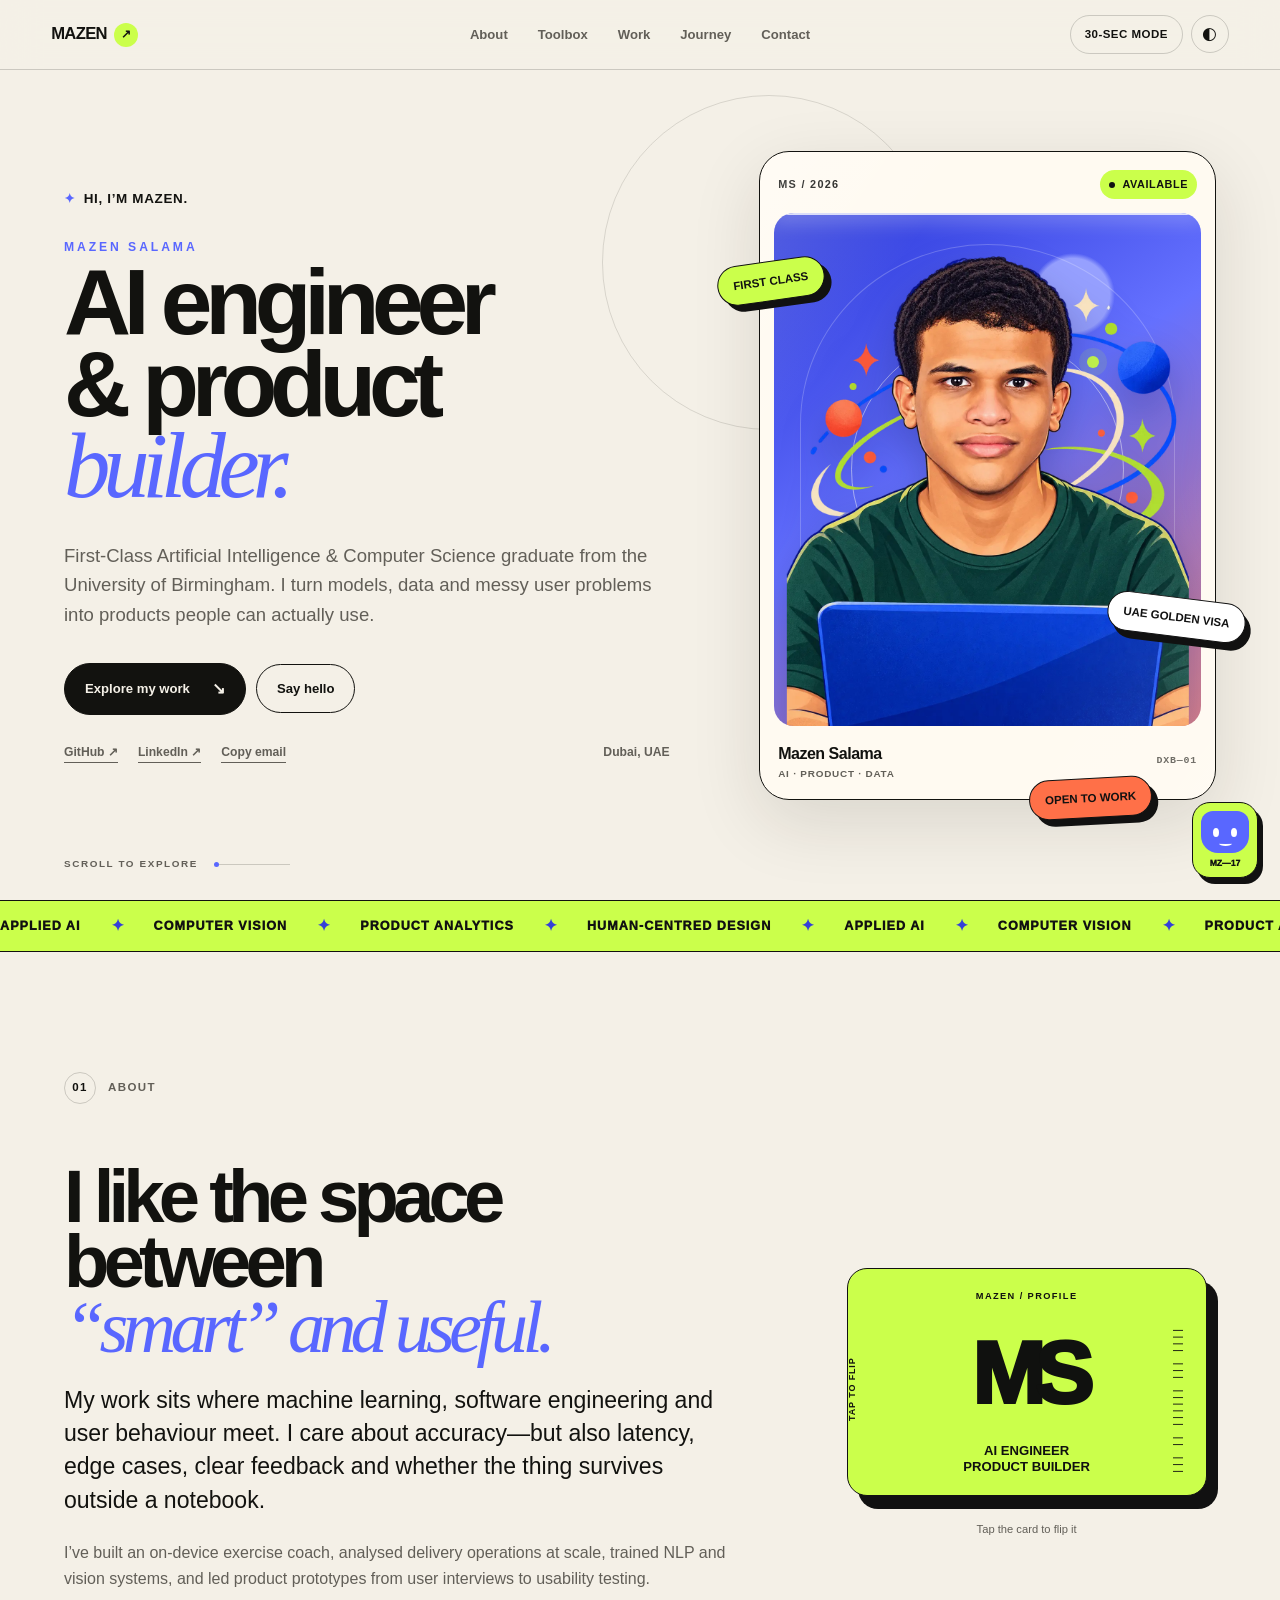
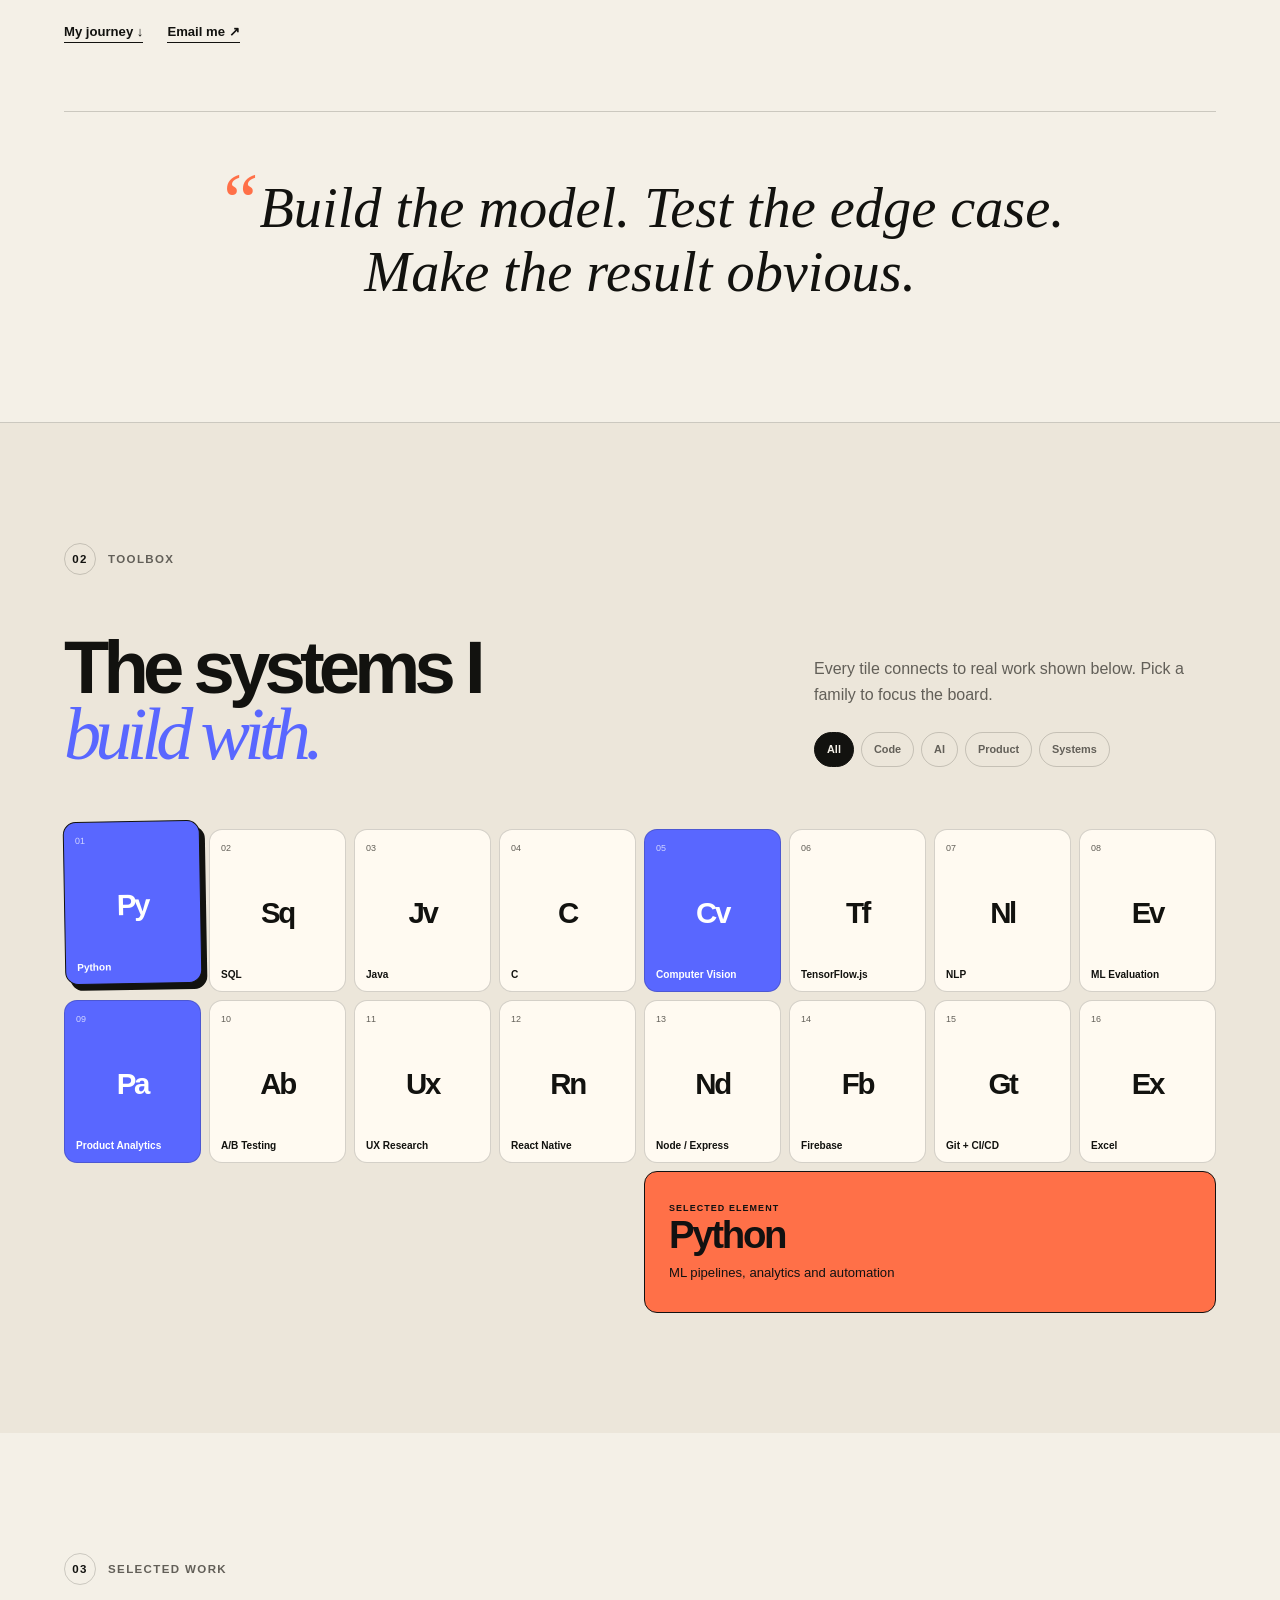
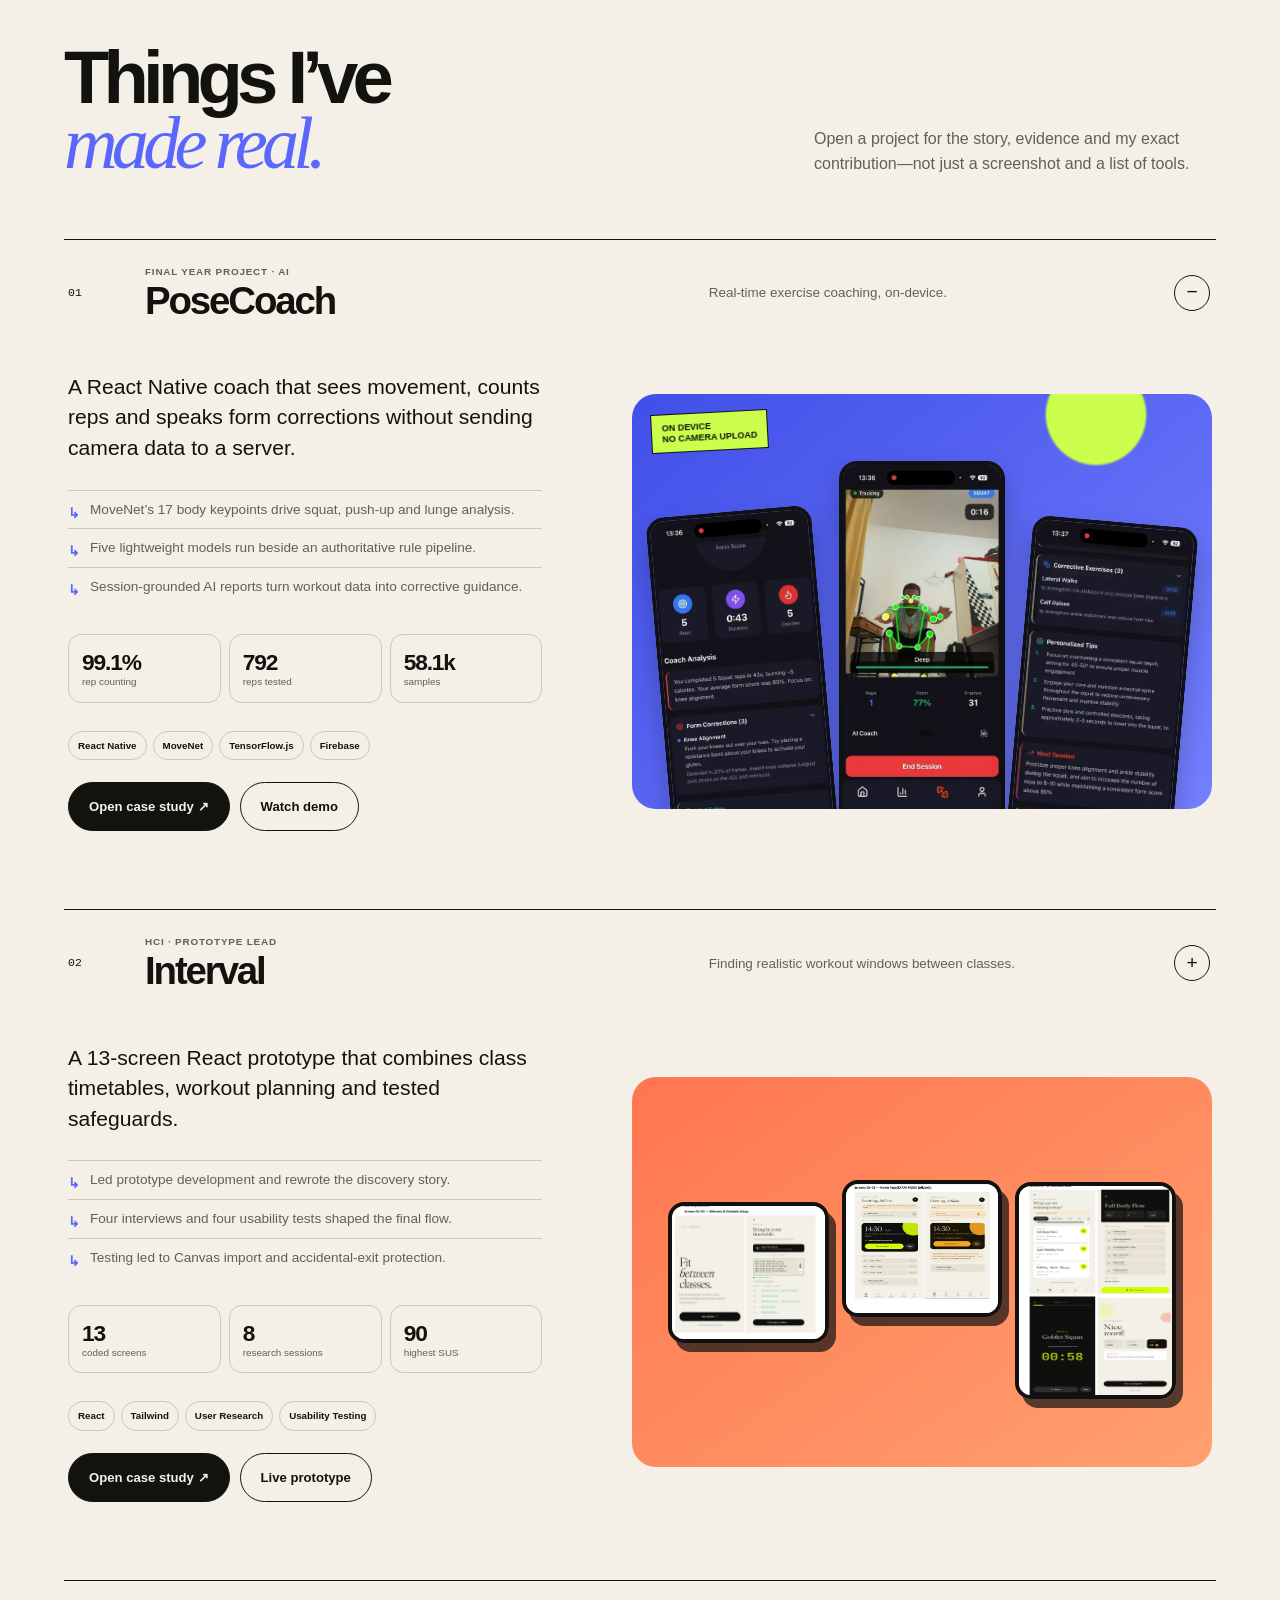
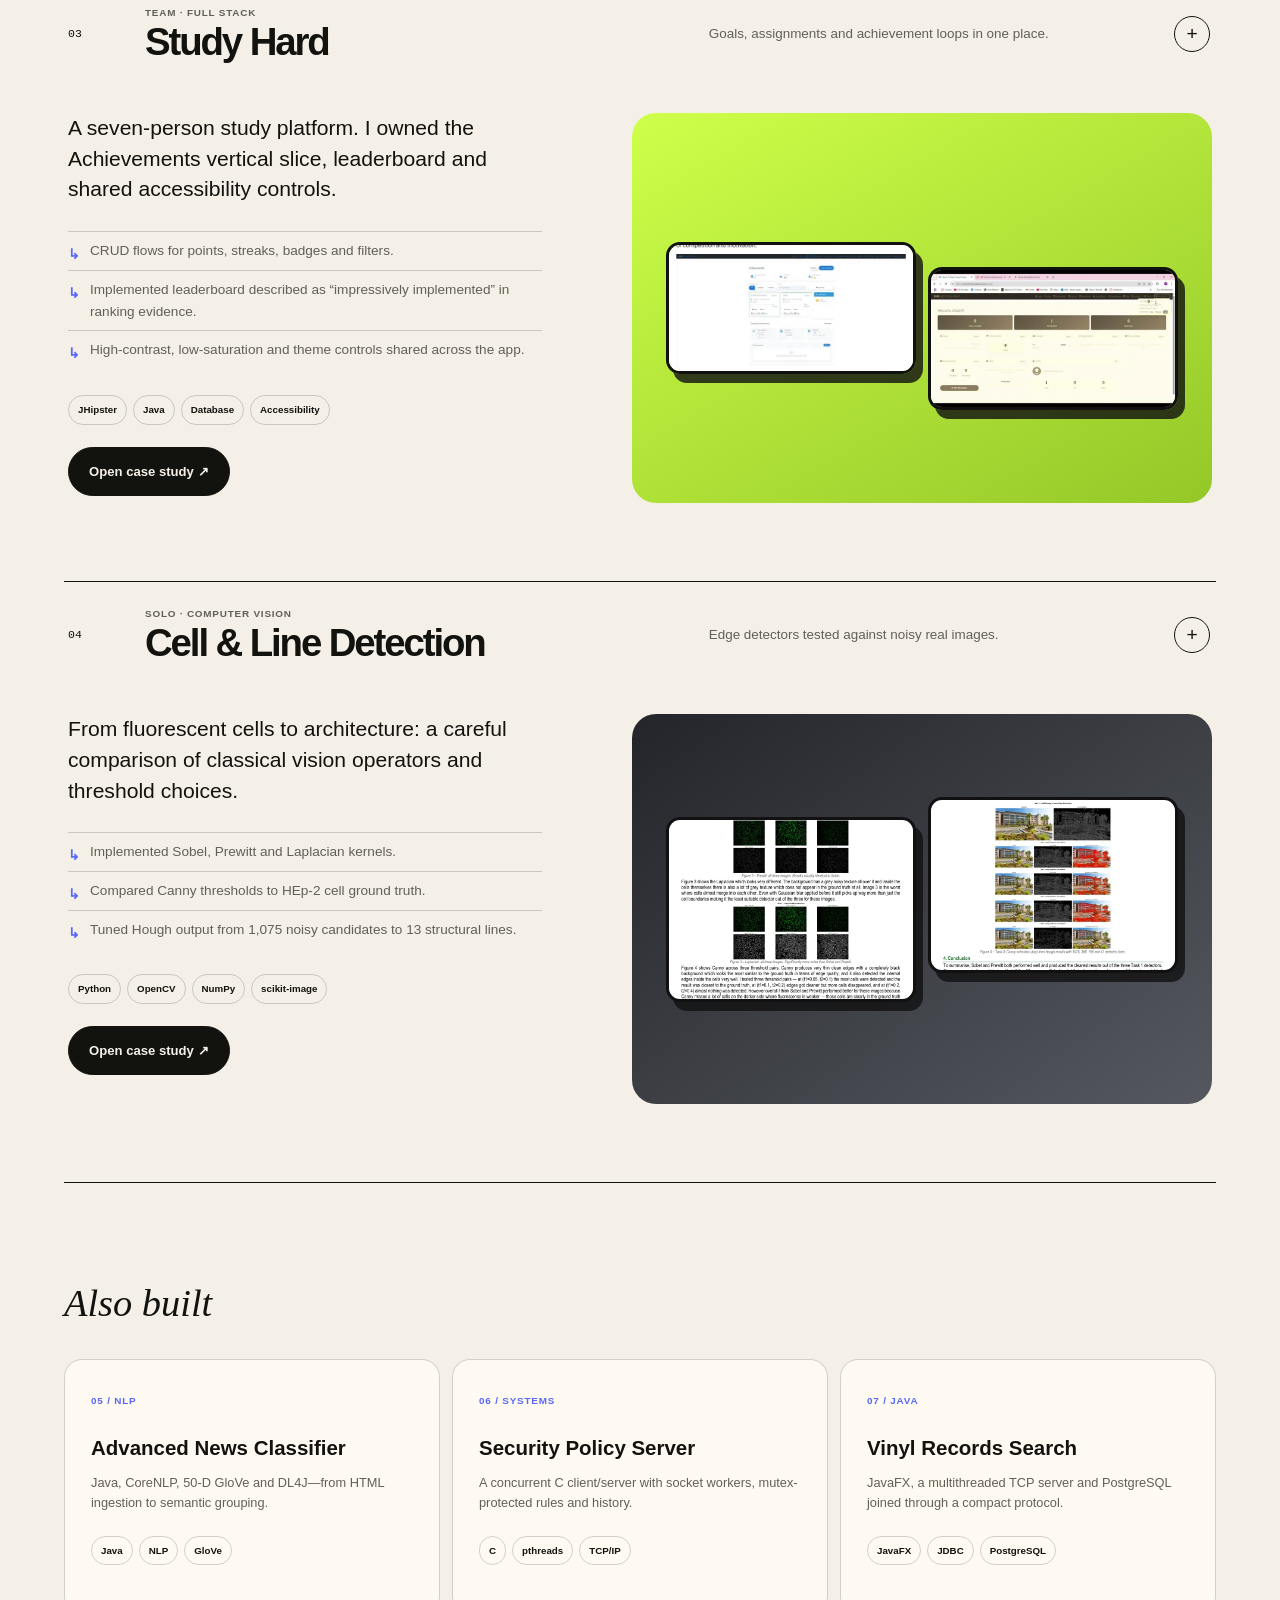
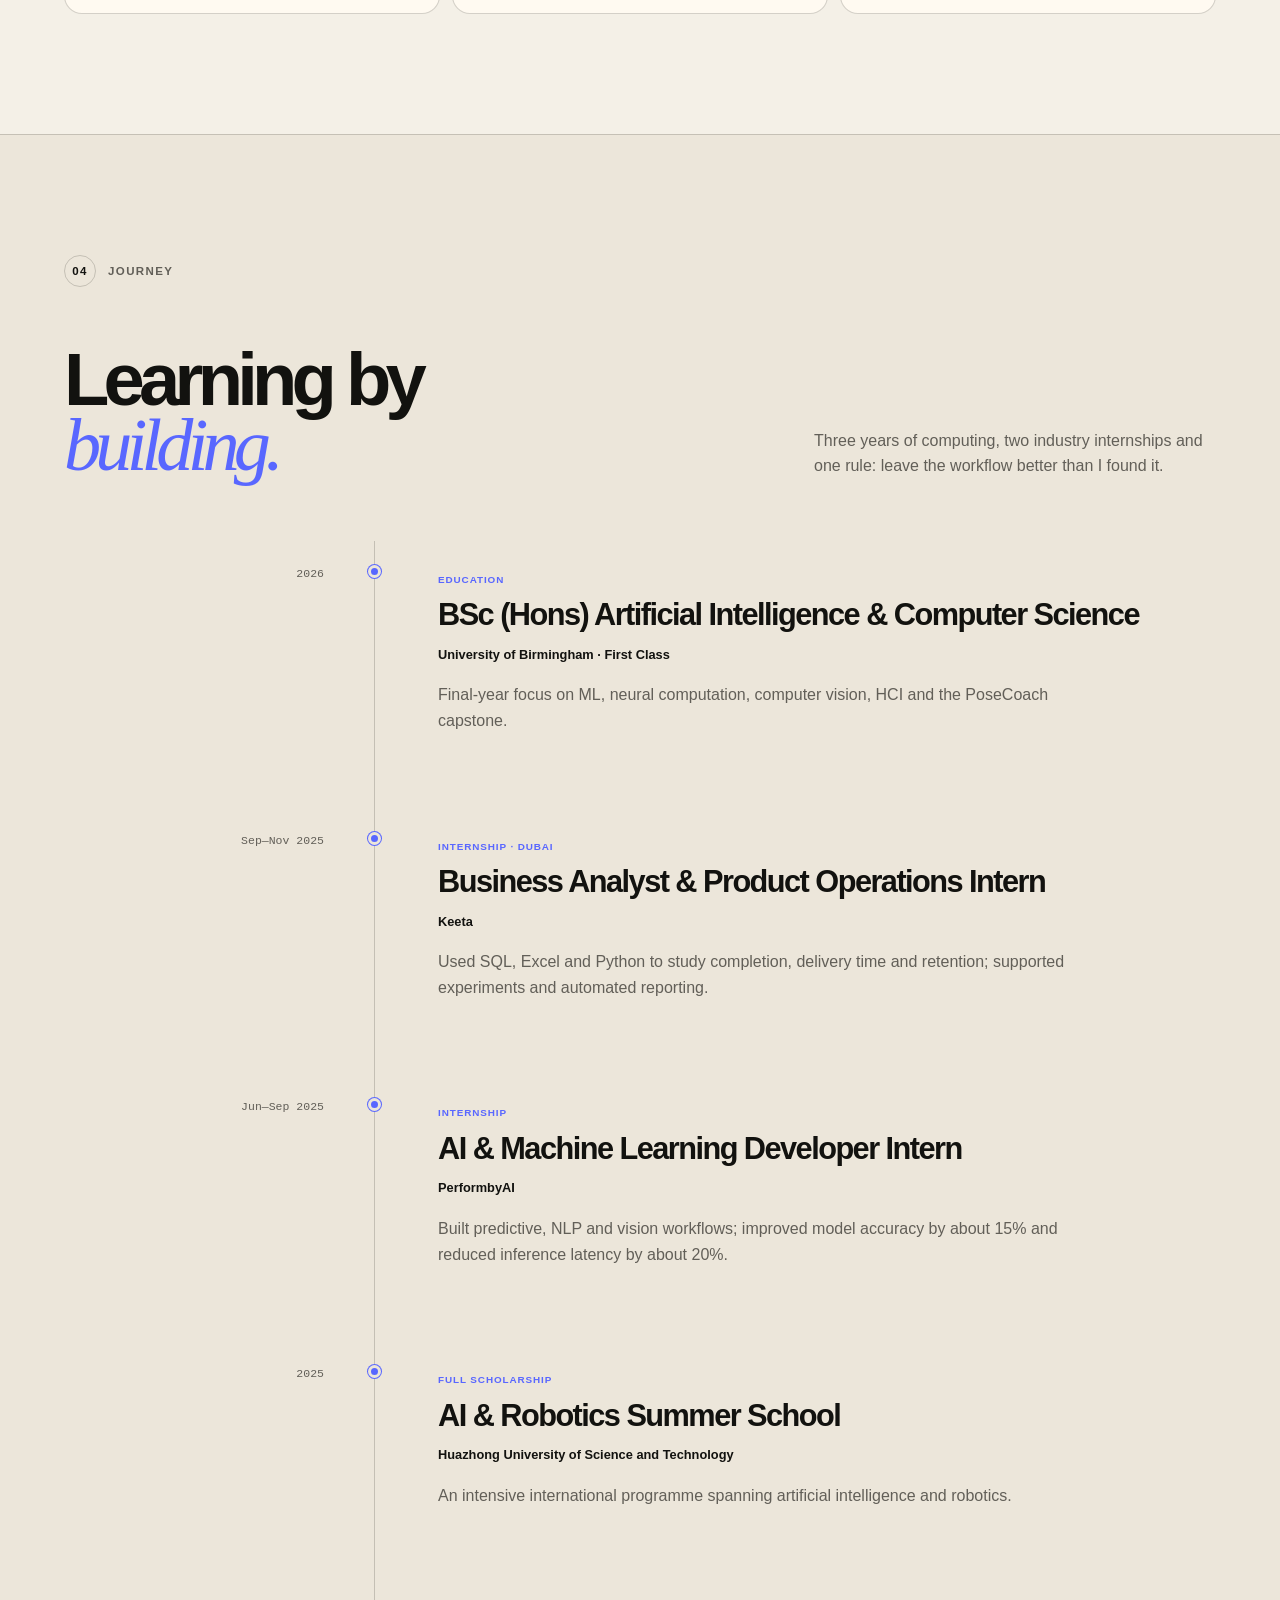
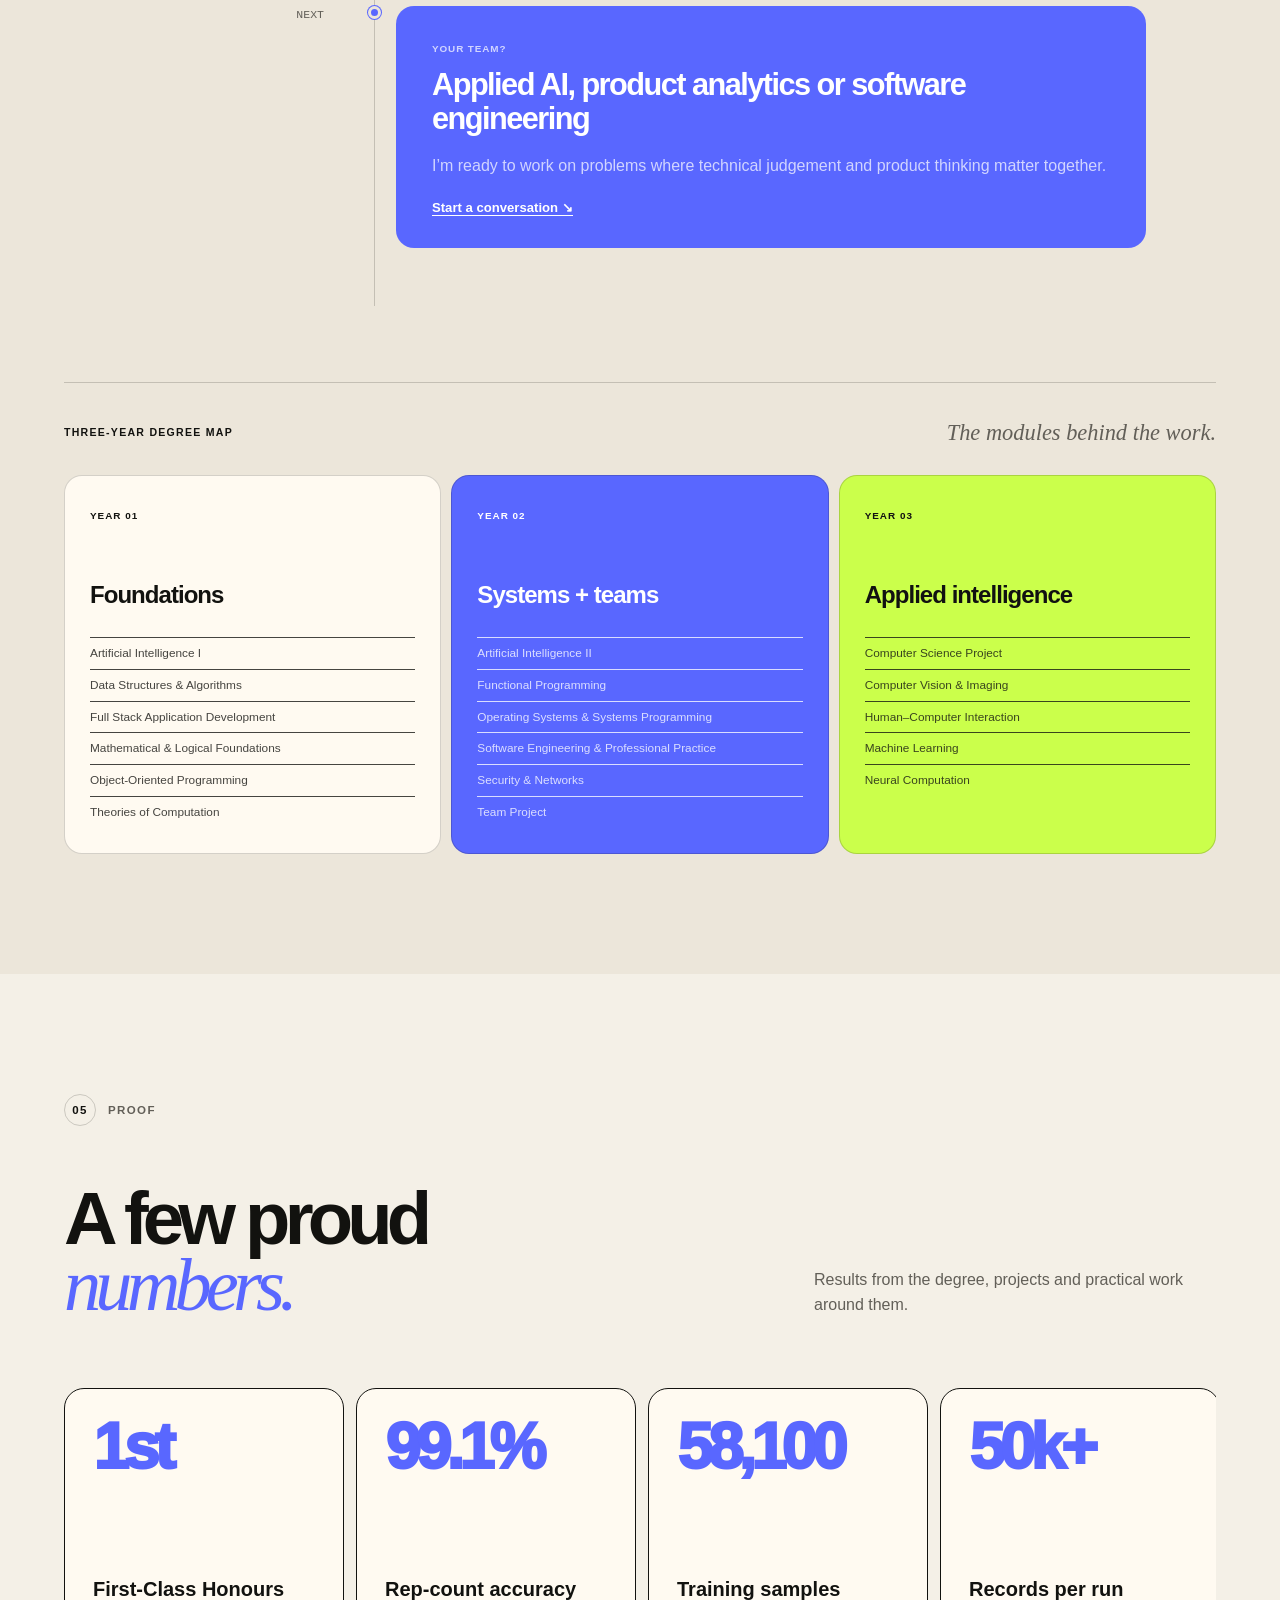
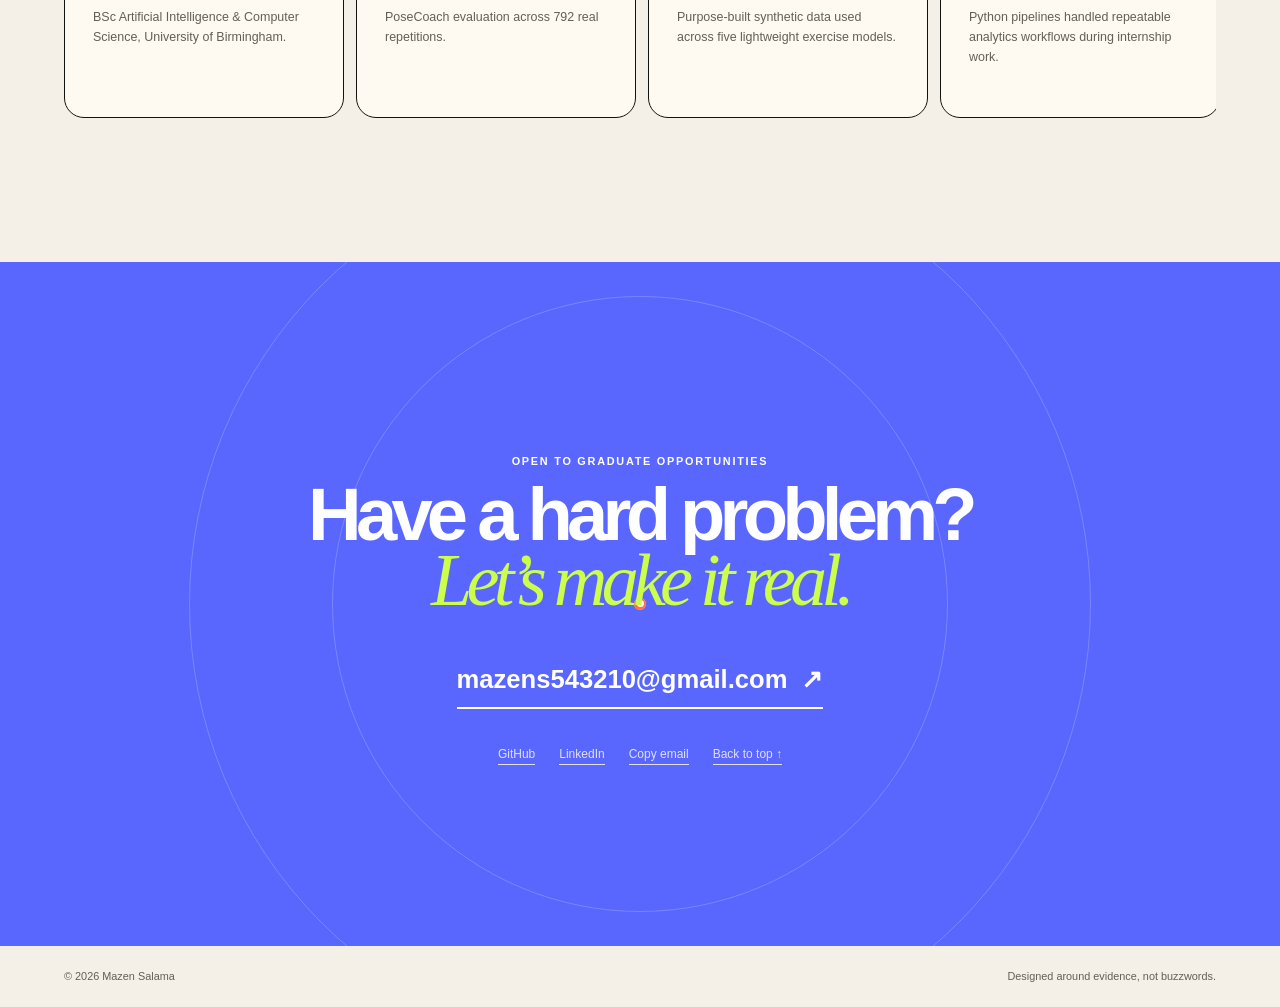
<file: index.html>
<!doctype html>
<html lang="en" data-theme="light">
  <head>
    <meta charset="utf-8" />
    <meta name="viewport" content="width=device-width, initial-scale=1" />
    <meta name="theme-color" content="#f4f0e7" />
    <meta name="description" content="Mazen Salama is an AI engineer and product builder creating useful, human-centred systems across computer vision, analytics and software." />
    <meta property="og:title" content="Mazen Salama — AI Engineer & Product Builder" />
    <meta property="og:description" content="Applied AI, product thinking and software that works beyond the demo." />
    <title>Mazen Salama — AI Engineer & Product Builder</title>
    <link rel="stylesheet" href="styles.css" />
    <script defer src="script.js"></script>
  </head>
  <body>
    <a class="skip-link" href="#main">Skip to content</a>
    <div class="page-progress" aria-hidden="true"><span></span></div>

    <header class="nav-shell" data-nav>
      <a class="wordmark" href="#top" aria-label="Mazen Salama, back to top"><span>MAZEN</span><b>↗</b></a>
      <nav class="nav-links" aria-label="Primary navigation">
        <a href="#about">About</a><a href="#toolbox">Toolbox</a><a href="#work">Work</a><a href="#journey">Journey</a><a href="#contact">Contact</a>
      </nav>
      <div class="nav-actions">
        <button class="mode-button" type="button" data-recruiter-toggle aria-pressed="false">30-sec mode</button>
        <button class="icon-button" type="button" data-theme-toggle aria-label="Switch colour theme">◐</button>
        <button class="menu-button" type="button" data-menu-toggle aria-expanded="false" aria-controls="mobile-menu">Menu</button>
      </div>
      <div class="mobile-menu" id="mobile-menu" data-mobile-menu>
        <a href="#about">About</a><a href="#toolbox">Toolbox</a><a href="#work">Work</a><a href="#journey">Journey</a><a href="#contact">Contact</a>
      </div>
    </header>

    <main id="main">
      <section class="hero section-pad" id="top">
        <div class="hero-grid">
          <div class="hero-copy reveal">
            <p class="hello"><span aria-hidden="true">✦</span> Hi, I’m Mazen.</p>
            <p class="hero-name">MAZEN SALAMA</p>
            <h1>AI engineer<br />&amp; product <em>builder.</em></h1>
            <p class="hero-intro">First-Class Artificial Intelligence &amp; Computer Science graduate from the University of Birmingham. I turn models, data and messy user problems into products people can actually use.</p>
            <div class="button-row">
              <a class="button primary magnetic" href="#work">Explore my work <span>↘</span></a>
              <a class="button secondary" href="mailto:mazens543210@gmail.com">Say hello</a>
            </div>
            <div class="social-row" aria-label="Social links">
              <a href="https://github.com/meso123" target="_blank" rel="noreferrer">GitHub ↗</a>
              <a href="https://www.linkedin.com/in/mazen-salama-59a3a0285/" target="_blank" rel="noreferrer">LinkedIn ↗</a>
              <button type="button" data-copy-email>Copy email</button>
              <span>Dubai, UAE</span>
            </div>
          </div>

          <div class="portrait-zone reveal" data-tilt-card>
            <div class="portrait-card">
              <div class="portrait-topline"><span>MS / 2026</span><span class="live-pill"><i></i> AVAILABLE</span></div>
              <div class="portrait-placeholder" data-portrait-placeholder>
                <div class="portrait-halo"></div>
                <div class="portrait-character">
                  <img class="portrait-image portrait-open" src="assets/mazen-character.webp" alt="Illustrated portrait of Mazen Salama working at a laptop" />
                  <img class="portrait-image portrait-blink" src="assets/mazen-character-blink.webp" alt="" aria-hidden="true" />
                </div>
                <div class="portrait-scan"></div>
              </div>
              <div class="portrait-caption"><div><strong>Mazen Salama</strong><span>AI · PRODUCT · DATA</span></div><span class="portrait-code">DXB—01</span></div>
            </div>
            <div class="float-chip chip-one">First Class</div><div class="float-chip chip-two">UAE Golden Visa</div><div class="float-chip chip-three">Open to work</div>
          </div>
        </div>
        <div class="hero-scroll" aria-hidden="true"><span>SCROLL TO EXPLORE</span><i></i></div>
      </section>

      <div class="marquee" aria-hidden="true"><div>
        <span>APPLIED AI</span><b>✦</b><span>COMPUTER VISION</span><b>✦</b><span>PRODUCT ANALYTICS</span><b>✦</b><span>HUMAN-CENTRED DESIGN</span><b>✦</b>
        <span>APPLIED AI</span><b>✦</b><span>COMPUTER VISION</span><b>✦</b><span>PRODUCT ANALYTICS</span><b>✦</b><span>HUMAN-CENTRED DESIGN</span><b>✦</b>
      </div></div>

      <section class="about section-pad" id="about" aria-labelledby="about-title">
        <div class="section-label"><span>01</span> About</div>
        <div class="about-grid">
          <div class="about-copy reveal">
            <h2 id="about-title">I like the space between<br /><em>“smart” and useful.</em></h2>
            <p class="about-lead">My work sits where machine learning, software engineering and user behaviour meet. I care about accuracy—but also latency, edge cases, clear feedback and whether the thing survives outside a notebook.</p>
            <p>I’ve built an on-device exercise coach, analysed delivery operations at scale, trained NLP and vision systems, and led product prototypes from user interviews to usability testing.</p>
            <div class="quick-links"><a href="#journey">My journey ↓</a><a href="mailto:mazens543210@gmail.com">Email me ↗</a></div>
          </div>

          <div class="id-wrap reveal">
            <button class="id-card" type="button" data-flip-card aria-label="Flip Mazen's profile card">
              <span class="id-face id-front"><span class="id-ribbon">MAZEN / PROFILE</span><span class="id-mark">MS</span><strong>TAP TO FLIP</strong><span class="id-role">AI ENGINEER<br />PRODUCT BUILDER</span><span class="id-barcode">|||| ||| |||||| || |||</span></span>
              <span class="id-face id-back"><span class="id-ribbon">QUICK READ</span><span class="id-list"><b>Based</b><i>Dubai, UAE</i></span><span class="id-list"><b>Degree</b><i>BSc AI &amp; CS</i></span><span class="id-list"><b>Result</b><i>First Class</i></span><span class="id-list"><b>Speaks</b><i>Arabic + English</i></span><span class="id-list"><b>Focus</b><i>AI + Product</i></span><span class="id-sign">Mazen</span></span>
            </button>
            <p class="microcopy">Tap the card to flip it</p>
          </div>
          <blockquote class="manifesto reveal"><span>“</span>Build the model. Test the edge case.<br />Make the result obvious.</blockquote>
        </div>
      </section>

      <section class="toolbox section-pad" id="toolbox" aria-labelledby="toolbox-title">
        <div class="section-label"><span>02</span> Toolbox</div>
        <div class="section-head reveal">
          <h2 id="toolbox-title">The systems I<br /><em>build with.</em></h2>
          <div><p>Every tile connects to real work shown below. Pick a family to focus the board.</p><div class="skill-filters" data-skill-filters aria-label="Filter skills"><button class="active" type="button" data-filter="all">All</button><button type="button" data-filter="code">Code</button><button type="button" data-filter="ai">AI</button><button type="button" data-filter="product">Product</button><button type="button" data-filter="systems">Systems</button></div></div>
        </div>
        <div class="skill-board reveal" data-skill-board>
          <button class="skill-tile code featured" data-family="code" data-note="ML pipelines, analytics and automation"><small>01</small><strong>Py</strong><span>Python</span></button>
          <button class="skill-tile code" data-family="code" data-note="Analysis, KPIs and relational data"><small>02</small><strong>Sq</strong><span>SQL</span></button>
          <button class="skill-tile code" data-family="code" data-note="OOP, networking and NLP"><small>03</small><strong>Jv</strong><span>Java</span></button>
          <button class="skill-tile systems" data-family="systems" data-note="Sockets, threads and memory"><small>04</small><strong>C</strong><span>C</span></button>
          <button class="skill-tile ai featured" data-family="ai" data-note="Pose estimation and visual pipelines"><small>05</small><strong>Cv</strong><span>Computer Vision</span></button>
          <button class="skill-tile ai" data-family="ai" data-note="On-device inference in React Native"><small>06</small><strong>Tf</strong><span>TensorFlow.js</span></button>
          <button class="skill-tile ai" data-family="ai" data-note="GloVe, CoreNLP and text modelling"><small>07</small><strong>Nl</strong><span>NLP</span></button>
          <button class="skill-tile ai" data-family="ai" data-note="Metrics, baselines and honest testing"><small>08</small><strong>Ev</strong><span>ML Evaluation</span></button>
          <button class="skill-tile product featured" data-family="product" data-note="Funnels, retention and success metrics"><small>09</small><strong>Pa</strong><span>Product Analytics</span></button>
          <button class="skill-tile product" data-family="product" data-note="Experiment design and go/no-go evidence"><small>10</small><strong>Ab</strong><span>A/B Testing</span></button>
          <button class="skill-tile product" data-family="product" data-note="Interviews, heuristics and SUS testing"><small>11</small><strong>Ux</strong><span>UX Research</span></button>
          <button class="skill-tile code" data-family="code" data-note="Mobile interfaces and app architecture"><small>12</small><strong>Rn</strong><span>React Native</span></button>
          <button class="skill-tile systems" data-family="systems" data-note="REST services and backend workflows"><small>13</small><strong>Nd</strong><span>Node / Express</span></button>
          <button class="skill-tile systems" data-family="systems" data-note="Authentication and live application data"><small>14</small><strong>Fb</strong><span>Firebase</span></button>
          <button class="skill-tile systems" data-family="systems" data-note="Team delivery and repeatable builds"><small>15</small><strong>Gt</strong><span>Git + CI/CD</span></button>
          <button class="skill-tile product" data-family="product" data-note="Operations reporting and analysis"><small>16</small><strong>Ex</strong><span>Excel</span></button>
          <aside class="skill-readout" aria-live="polite"><small>SELECTED ELEMENT</small><strong data-skill-name>Python</strong><p data-skill-note>ML pipelines, analytics and automation</p></aside>
        </div>
      </section>

      <section class="work section-pad" id="work" aria-labelledby="work-title">
        <div class="section-label"><span>03</span> Selected work</div>
        <div class="section-head reveal"><h2 id="work-title">Things I’ve<br /><em>made real.</em></h2><p>Open a project for the story, evidence and my exact contribution—not just a screenshot and a list of tools.</p></div>
        <div class="project-list" data-project-list>
          <article class="project-panel active reveal" data-project="ai">
            <button class="project-summary" type="button" aria-expanded="true"><span class="project-number">01</span><span><small>Final year project · AI</small><strong>PoseCoach</strong></span><span class="project-one-line">Real-time exercise coaching, on-device.</span><span class="project-plus">−</span></button>
            <div class="project-body"><div class="project-copy"><p class="project-lead">A React Native coach that sees movement, counts reps and speaks form corrections without sending camera data to a server.</p><ul><li>MoveNet’s 17 body keypoints drive squat, push-up and lunge analysis.</li><li>Five lightweight models run beside an authoritative rule pipeline.</li><li>Session-grounded AI reports turn workout data into corrective guidance.</li></ul><div class="metric-strip"><span><b>99.1%</b> rep counting</span><span><b>792</b> reps tested</span><span><b>58.1k</b> samples</span></div><div class="tag-list"><span>React Native</span><span>MoveNet</span><span>TensorFlow.js</span><span>Firebase</span></div><div class="button-row"><a class="button primary" href="work/posecoach/">Open case study ↗</a><button class="button secondary" type="button" data-open-dialog="posecoach-dialog">Watch demo</button></div></div><div class="project-visual phone-stack" data-parallax-card><img src="assets/posecoach-feedback.webp" alt="PoseCoach form feedback screen" /><img src="assets/posecoach-live.webp" alt="PoseCoach live rep analysis" /><img src="assets/posecoach-ai-report.webp" alt="PoseCoach AI coaching report" /><span class="visual-stamp">ON DEVICE<br />NO CAMERA UPLOAD</span></div></div>
          </article>
          <article class="project-panel reveal" data-project="product">
            <button class="project-summary" type="button" aria-expanded="false"><span class="project-number">02</span><span><small>HCI · Prototype lead</small><strong>Interval</strong></span><span class="project-one-line">Finding realistic workout windows between classes.</span><span class="project-plus">+</span></button>
            <div class="project-body" hidden><div class="project-copy"><p class="project-lead">A 13-screen React prototype that combines class timetables, workout planning and tested safeguards.</p><ul><li>Led prototype development and rewrote the discovery story.</li><li>Four interviews and four usability tests shaped the final flow.</li><li>Testing led to Canvas import and accidental-exit protection.</li></ul><div class="metric-strip"><span><b>13</b> coded screens</span><span><b>8</b> research sessions</span><span><b>90</b> highest SUS</span></div><div class="tag-list"><span>React</span><span>Tailwind</span><span>User Research</span><span>Usability Testing</span></div><div class="button-row"><a class="button primary" href="work/interval/">Open case study ↗</a><a class="button secondary" href="https://intervalhciproject.netlify.app/" target="_blank" rel="noreferrer">Live prototype</a></div></div><div class="project-visual interval-stack" data-parallax-card><img src="assets/interval-setup.webp" alt="Interval setup screens" /><img src="assets/interval-home.webp" alt="Interval home screens" /><img src="assets/interval-workout.webp" alt="Interval workout screens" /></div></div>
          </article>
          <article class="project-panel reveal" data-project="systems">
            <button class="project-summary" type="button" aria-expanded="false"><span class="project-number">03</span><span><small>Team · Full stack</small><strong>Study Hard</strong></span><span class="project-one-line">Goals, assignments and achievement loops in one place.</span><span class="project-plus">+</span></button>
            <div class="project-body" hidden><div class="project-copy"><p class="project-lead">A seven-person study platform. I owned the Achievements vertical slice, leaderboard and shared accessibility controls.</p><ul><li>CRUD flows for points, streaks, badges and filters.</li><li>Implemented leaderboard described as “impressively implemented” in ranking evidence.</li><li>High-contrast, low-saturation and theme controls shared across the app.</li></ul><div class="tag-list"><span>JHipster</span><span>Java</span><span>Database</span><span>Accessibility</span></div><a class="button primary" href="work/study-hard/">Open case study ↗</a></div><div class="project-visual study-grid" data-parallax-card><img src="assets/studyhard-achievements.webp" alt="Study Hard achievements" /><img src="assets/studyhard-theme.webp" alt="Study Hard accessibility theme" /></div></div>
          </article>
          <article class="project-panel reveal" data-project="ai">
            <button class="project-summary" type="button" aria-expanded="false"><span class="project-number">04</span><span><small>Solo · Computer vision</small><strong>Cell &amp; Line Detection</strong></span><span class="project-one-line">Edge detectors tested against noisy real images.</span><span class="project-plus">+</span></button>
            <div class="project-body" hidden><div class="project-copy"><p class="project-lead">From fluorescent cells to architecture: a careful comparison of classical vision operators and threshold choices.</p><ul><li>Implemented Sobel, Prewitt and Laplacian kernels.</li><li>Compared Canny thresholds to HEp-2 cell ground truth.</li><li>Tuned Hough output from 1,075 noisy candidates to 13 structural lines.</li></ul><div class="tag-list"><span>Python</span><span>OpenCV</span><span>NumPy</span><span>scikit-image</span></div><a class="button primary" href="work/computer-vision/">Open case study ↗</a></div><div class="project-visual vision-grid" data-parallax-card><img src="assets/cv-canny.webp" alt="Canny threshold comparison" /><img src="assets/cv-hough.webp" alt="Hough line result" /></div></div>
          </article>
        </div>
        <div class="more-work reveal"><h3>Also built</h3><div class="mini-projects">
          <article><span>05 / NLP</span><h4>Advanced News Classifier</h4><p>Java, CoreNLP, 50-D GloVe and DL4J—from HTML ingestion to semantic grouping.</p><div class="tag-list"><span>Java</span><span>NLP</span><span>GloVe</span></div></article>
          <article><span>06 / SYSTEMS</span><h4>Security Policy Server</h4><p>A concurrent C client/server with socket workers, mutex-protected rules and history.</p><div class="tag-list"><span>C</span><span>pthreads</span><span>TCP/IP</span></div></article>
          <article><span>07 / JAVA</span><h4>Vinyl Records Search</h4><p>JavaFX, a multithreaded TCP server and PostgreSQL joined through a compact protocol.</p><div class="tag-list"><span>JavaFX</span><span>JDBC</span><span>PostgreSQL</span></div></article>
        </div></div>
      </section>

      <section class="journey section-pad" id="journey" aria-labelledby="journey-title">
        <div class="section-label"><span>04</span> Journey</div>
        <div class="section-head reveal"><h2 id="journey-title">Learning by<br /><em>building.</em></h2><p>Three years of computing, two industry internships and one rule: leave the workflow better than I found it.</p></div>
        <ol class="timeline">
          <li class="reveal"><time>2026</time><span class="timeline-dot"></span><div><small>EDUCATION</small><h3>BSc (Hons) Artificial Intelligence &amp; Computer Science</h3><strong>University of Birmingham · First Class</strong><p>Final-year focus on ML, neural computation, computer vision, HCI and the PoseCoach capstone.</p></div></li>
          <li class="reveal"><time>Sep—Nov 2025</time><span class="timeline-dot"></span><div><small>INTERNSHIP · DUBAI</small><h3>Business Analyst &amp; Product Operations Intern</h3><strong>Keeta</strong><p>Used SQL, Excel and Python to study completion, delivery time and retention; supported experiments and automated reporting.</p></div></li>
          <li class="reveal"><time>Jun—Sep 2025</time><span class="timeline-dot"></span><div><small>INTERNSHIP</small><h3>AI &amp; Machine Learning Developer Intern</h3><strong>PerformbyAI</strong><p>Built predictive, NLP and vision workflows; improved model accuracy by about 15% and reduced inference latency by about 20%.</p></div></li>
          <li class="reveal"><time>2025</time><span class="timeline-dot"></span><div><small>FULL SCHOLARSHIP</small><h3>AI &amp; Robotics Summer School</h3><strong>Huazhong University of Science and Technology</strong><p>An intensive international programme spanning artificial intelligence and robotics.</p></div></li>
          <li class="reveal next-step"><time>NEXT</time><span class="timeline-dot"></span><div><small>YOUR TEAM?</small><h3>Applied AI, product analytics or software engineering</h3><p>I’m ready to work on problems where technical judgement and product thinking matter together.</p><a href="#contact">Start a conversation ↘</a></div></li>
        </ol>
        <div class="degree-map reveal">
          <div class="degree-map-head"><span>THREE-YEAR DEGREE MAP</span><p>The modules behind the work.</p></div>
          <div class="year-grid">
            <article><span>YEAR 01</span><h3>Foundations</h3><ul><li>Artificial Intelligence I</li><li>Data Structures &amp; Algorithms</li><li>Full Stack Application Development</li><li>Mathematical &amp; Logical Foundations</li><li>Object-Oriented Programming</li><li>Theories of Computation</li></ul></article>
            <article><span>YEAR 02</span><h3>Systems + teams</h3><ul><li>Artificial Intelligence II</li><li>Functional Programming</li><li>Operating Systems &amp; Systems Programming</li><li>Software Engineering &amp; Professional Practice</li><li>Security &amp; Networks</li><li>Team Project</li></ul></article>
            <article><span>YEAR 03</span><h3>Applied intelligence</h3><ul><li>Computer Science Project</li><li>Computer Vision &amp; Imaging</li><li>Human–Computer Interaction</li><li>Machine Learning</li><li>Neural Computation</li></ul></article>
          </div>
        </div>
      </section>

      <section class="wins section-pad" id="wins" aria-labelledby="wins-title">
        <div class="section-label"><span>05</span> Proof</div><div class="section-head reveal"><h2 id="wins-title">A few proud<br /><em>numbers.</em></h2><p>Results from the degree, projects and practical work around them.</p></div>
        <div class="win-track"><article class="win-card reveal"><span>1st</span><h3>First-Class Honours</h3><p>BSc Artificial Intelligence &amp; Computer Science, University of Birmingham.</p></article><article class="win-card reveal"><span>99.1%</span><h3>Rep-count accuracy</h3><p>PoseCoach evaluation across 792 real repetitions.</p></article><article class="win-card reveal"><span>58,100</span><h3>Training samples</h3><p>Purpose-built synthetic data used across five lightweight exercise models.</p></article><article class="win-card reveal"><span>50k+</span><h3>Records per run</h3><p>Python pipelines handled repeatable analytics workflows during internship work.</p></article><article class="win-card reveal"><span>20%</span><h3>Lower latency</h3><p>Approximate inference improvement through vectorised Python operations.</p></article><article class="win-card reveal"><span>Award</span><h3>Academic Chancellor Merit Scholarship</h3><p>University of Birmingham.</p></article></div>
      </section>

      <section class="contact section-pad" id="contact" aria-labelledby="contact-title">
        <div class="contact-orbit" aria-hidden="true"><span></span><span></span><span></span></div>
        <div class="contact-copy reveal"><p>OPEN TO GRADUATE OPPORTUNITIES</p><h2 id="contact-title">Have a hard problem?<br /><em>Let’s make it real.</em></h2><a class="contact-email" href="mailto:mazens543210@gmail.com">mazens543210@gmail.com <span>↗</span></a><div class="contact-links"><a href="https://github.com/meso123" target="_blank" rel="noreferrer">GitHub</a><a href="https://www.linkedin.com/in/mazen-salama-59a3a0285/" target="_blank" rel="noreferrer">LinkedIn</a><button type="button" data-copy-email>Copy email</button><a href="#top">Back to top ↑</a></div></div>
      </section>
    </main>

    <footer><span>© 2026 Mazen Salama</span><span>Designed around evidence, not buzzwords.</span></footer>
    <button class="mascot" type="button" data-mascot aria-label="Show a project fact"><span class="mascot-face"><i></i><i></i><b></b></span><span class="mascot-label">MZ—17</span></button>
    <div class="fact-bubble" data-fact-bubble role="status" aria-live="polite" hidden></div>
    <dialog class="demo-dialog" id="posecoach-dialog"><div class="dialog-top"><div><small>PROJECT DEMO</small><strong>PoseCoach · 2:31</strong></div><button type="button" data-close-dialog aria-label="Close demo">×</button></div><video controls preload="metadata"><source src="assets/posecoach-demo.mp4" type="video/mp4" />Your browser does not support embedded video.</video></dialog>
    <div class="toast" data-toast role="status" aria-live="polite">Email copied</div>
  </body>
</html>
</file>
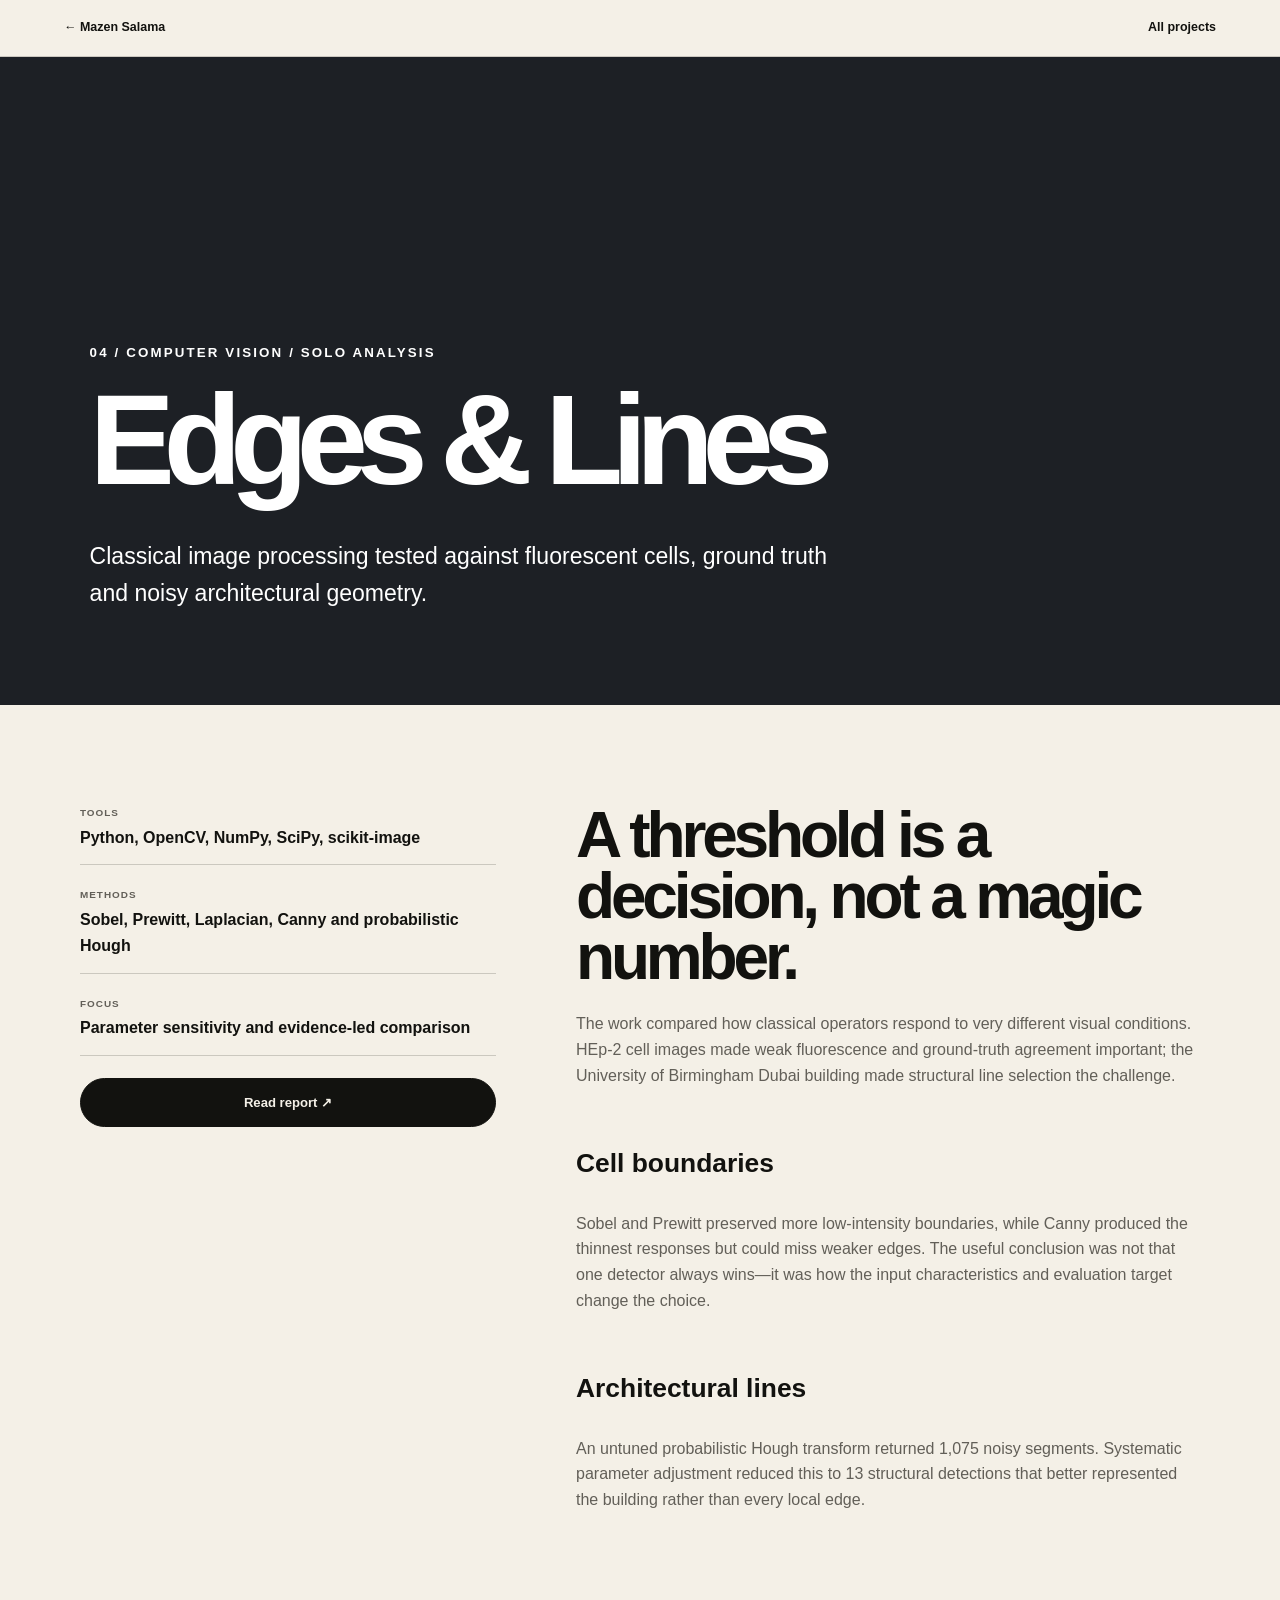
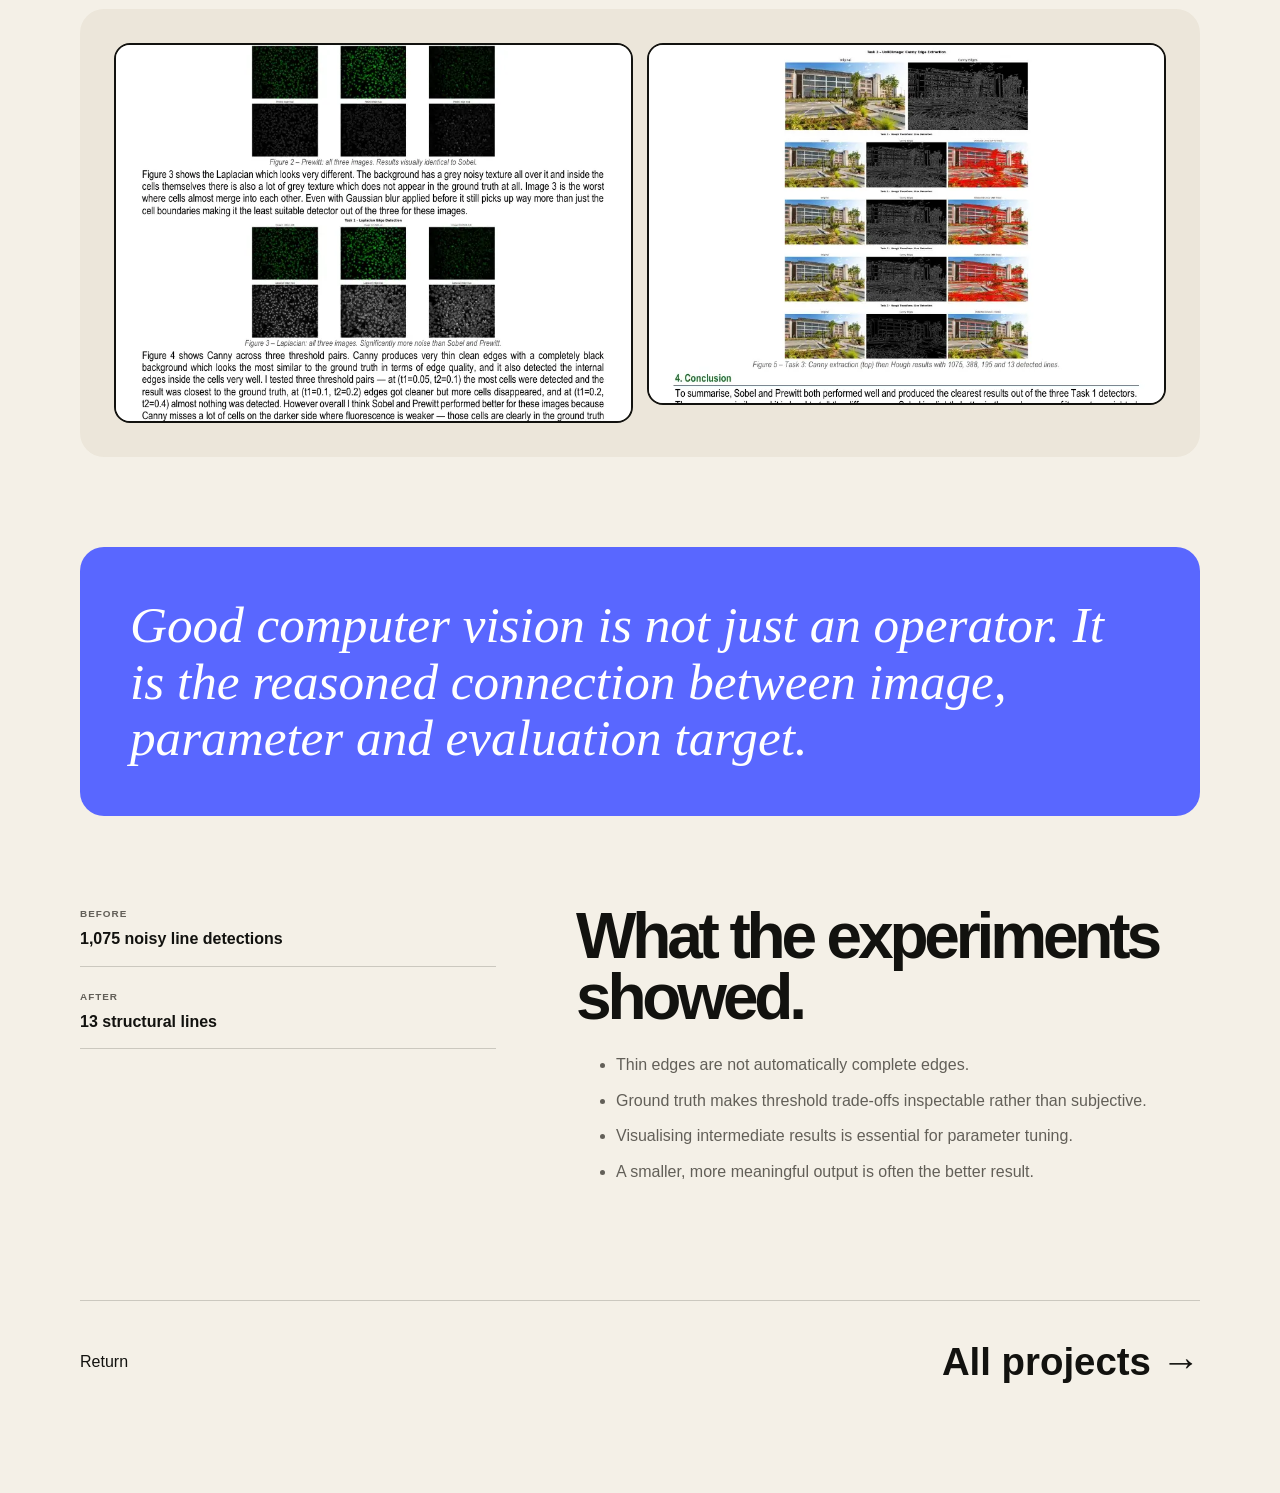
<file: work/computer-vision/index.html>
<!doctype html>
<html lang="en" data-theme="light"><head><meta charset="utf-8" /><meta name="viewport" content="width=device-width,initial-scale=1" /><meta name="theme-color" content="#1d2025" /><meta name="description" content="Computer vision and imaging case study by Mazen Salama." /><title>Computer Vision — Mazen Salama</title><link rel="stylesheet" href="../../styles.css" /></head>
<body class="case-page"><nav class="case-nav"><a href="../../">← Mazen Salama</a><a href="../../#work">All projects</a></nav>
<header class="case-hero dark"><small>04 / COMPUTER VISION / SOLO ANALYSIS</small><h1>Edges &amp; Lines</h1><p>Classical image processing tested against fluorescent cells, ground truth and noisy architectural geometry.</p></header>
<main class="case-content">
  <section class="case-intro-grid"><aside class="case-meta"><div><small>TOOLS</small><strong>Python, OpenCV, NumPy, SciPy, scikit-image</strong></div><div><small>METHODS</small><strong>Sobel, Prewitt, Laplacian, Canny and probabilistic Hough</strong></div><div><small>FOCUS</small><strong>Parameter sensitivity and evidence-led comparison</strong></div><a class="button primary" href="../../assets/computer-vision-report.pdf" target="_blank" rel="noreferrer">Read report ↗</a></aside><article class="case-story"><h2>A threshold is a decision, not a magic number.</h2><p>The work compared how classical operators respond to very different visual conditions. HEp-2 cell images made weak fluorescence and ground-truth agreement important; the University of Birmingham Dubai building made structural line selection the challenge.</p><h3>Cell boundaries</h3><p>Sobel and Prewitt preserved more low-intensity boundaries, while Canny produced the thinnest responses but could miss weaker edges. The useful conclusion was not that one detector always wins—it was how the input characteristics and evaluation target change the choice.</p><h3>Architectural lines</h3><p>An untuned probabilistic Hough transform returned 1,075 noisy segments. Systematic parameter adjustment reduced this to 13 structural detections that better represented the building rather than every local edge.</p></article></section>
  <div class="case-gallery two"><img src="../../assets/cv-canny.webp" alt="Canny thresholds compared on fluorescence cells" /><img src="../../assets/cv-hough.webp" alt="Probabilistic Hough lines on a university building" /></div>
  <blockquote class="case-quote">Good computer vision is not just an operator. It is the reasoned connection between image, parameter and evaluation target.</blockquote>
  <section class="case-intro-grid"><aside class="case-meta"><div><small>BEFORE</small><strong>1,075 noisy line detections</strong></div><div><small>AFTER</small><strong>13 structural lines</strong></div></aside><article class="case-story"><h2>What the experiments showed.</h2><ul><li>Thin edges are not automatically complete edges.</li><li>Ground truth makes threshold trade-offs inspectable rather than subjective.</li><li>Visualising intermediate results is essential for parameter tuning.</li><li>A smaller, more meaningful output is often the better result.</li></ul></article></section>
  <div class="next-case"><span>Return</span><a href="../../#work"><strong>All projects →</strong></a></div>
</main></body></html>
</file>
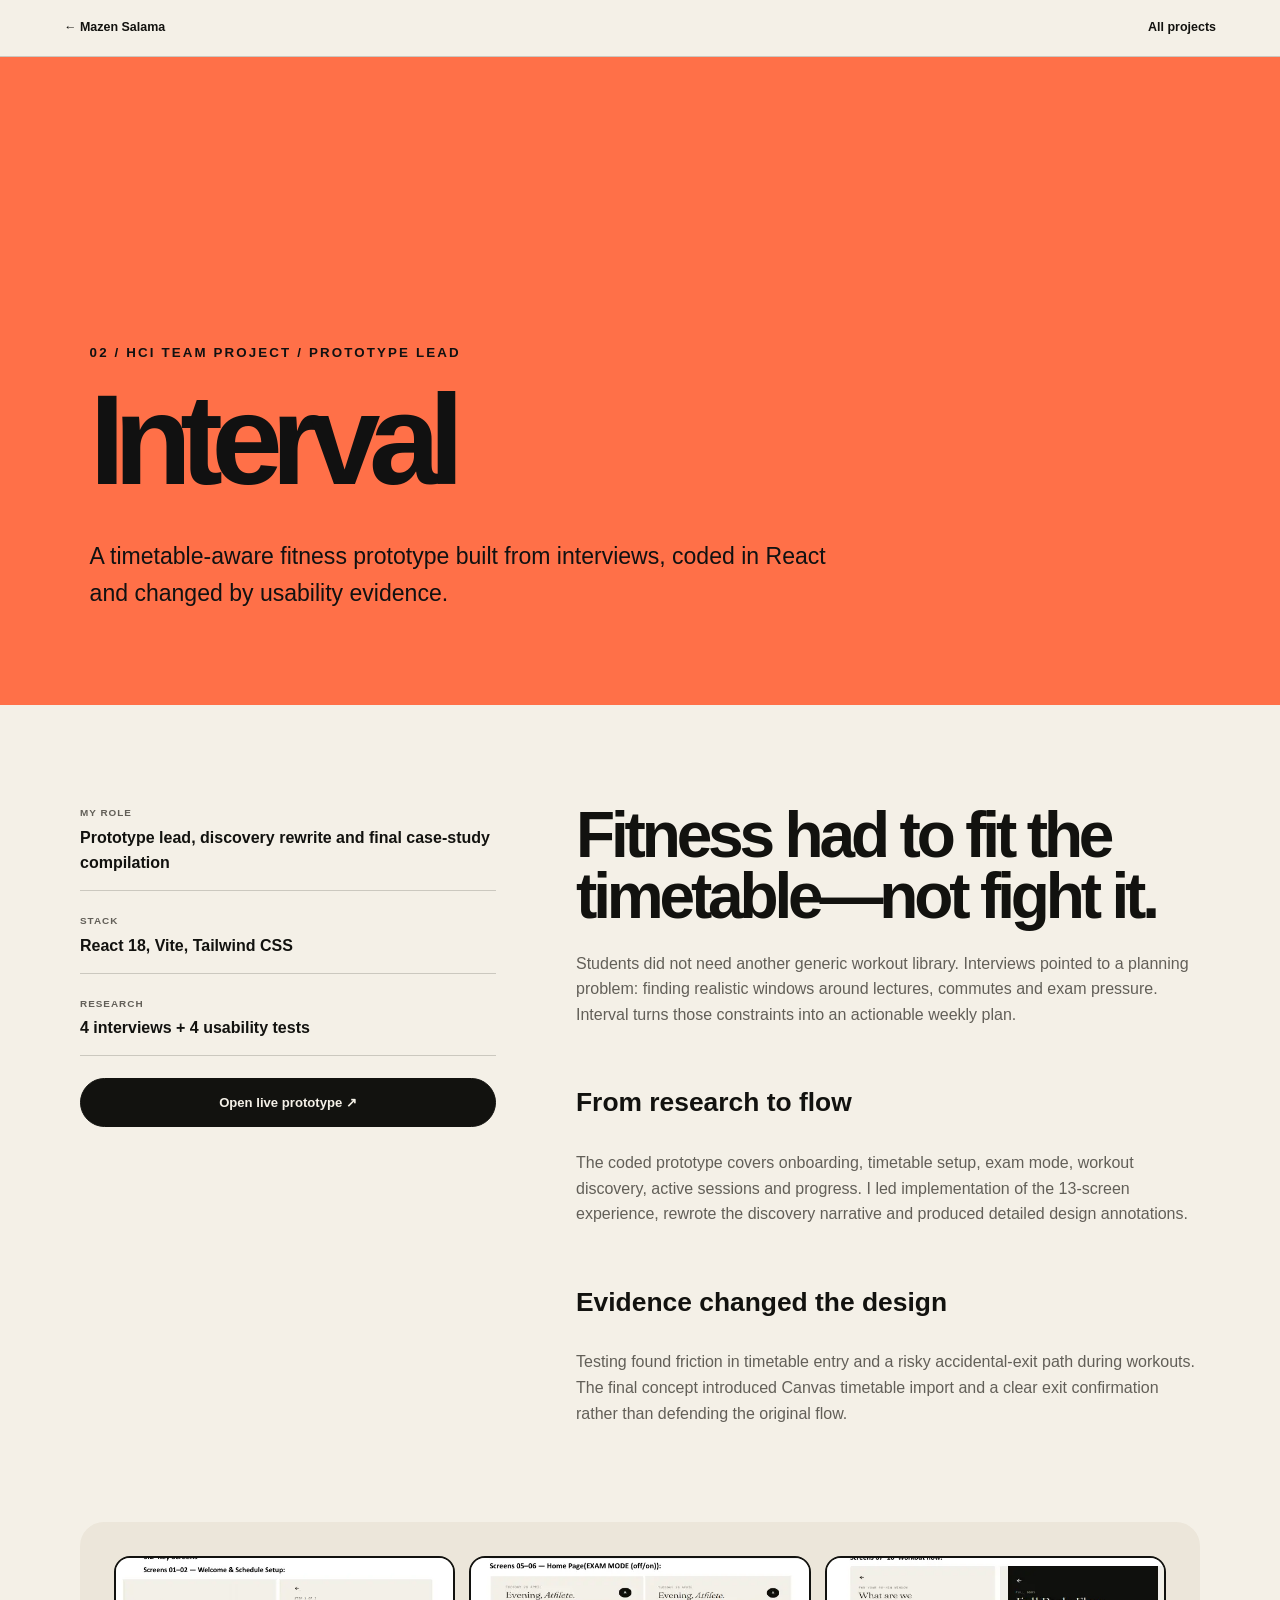
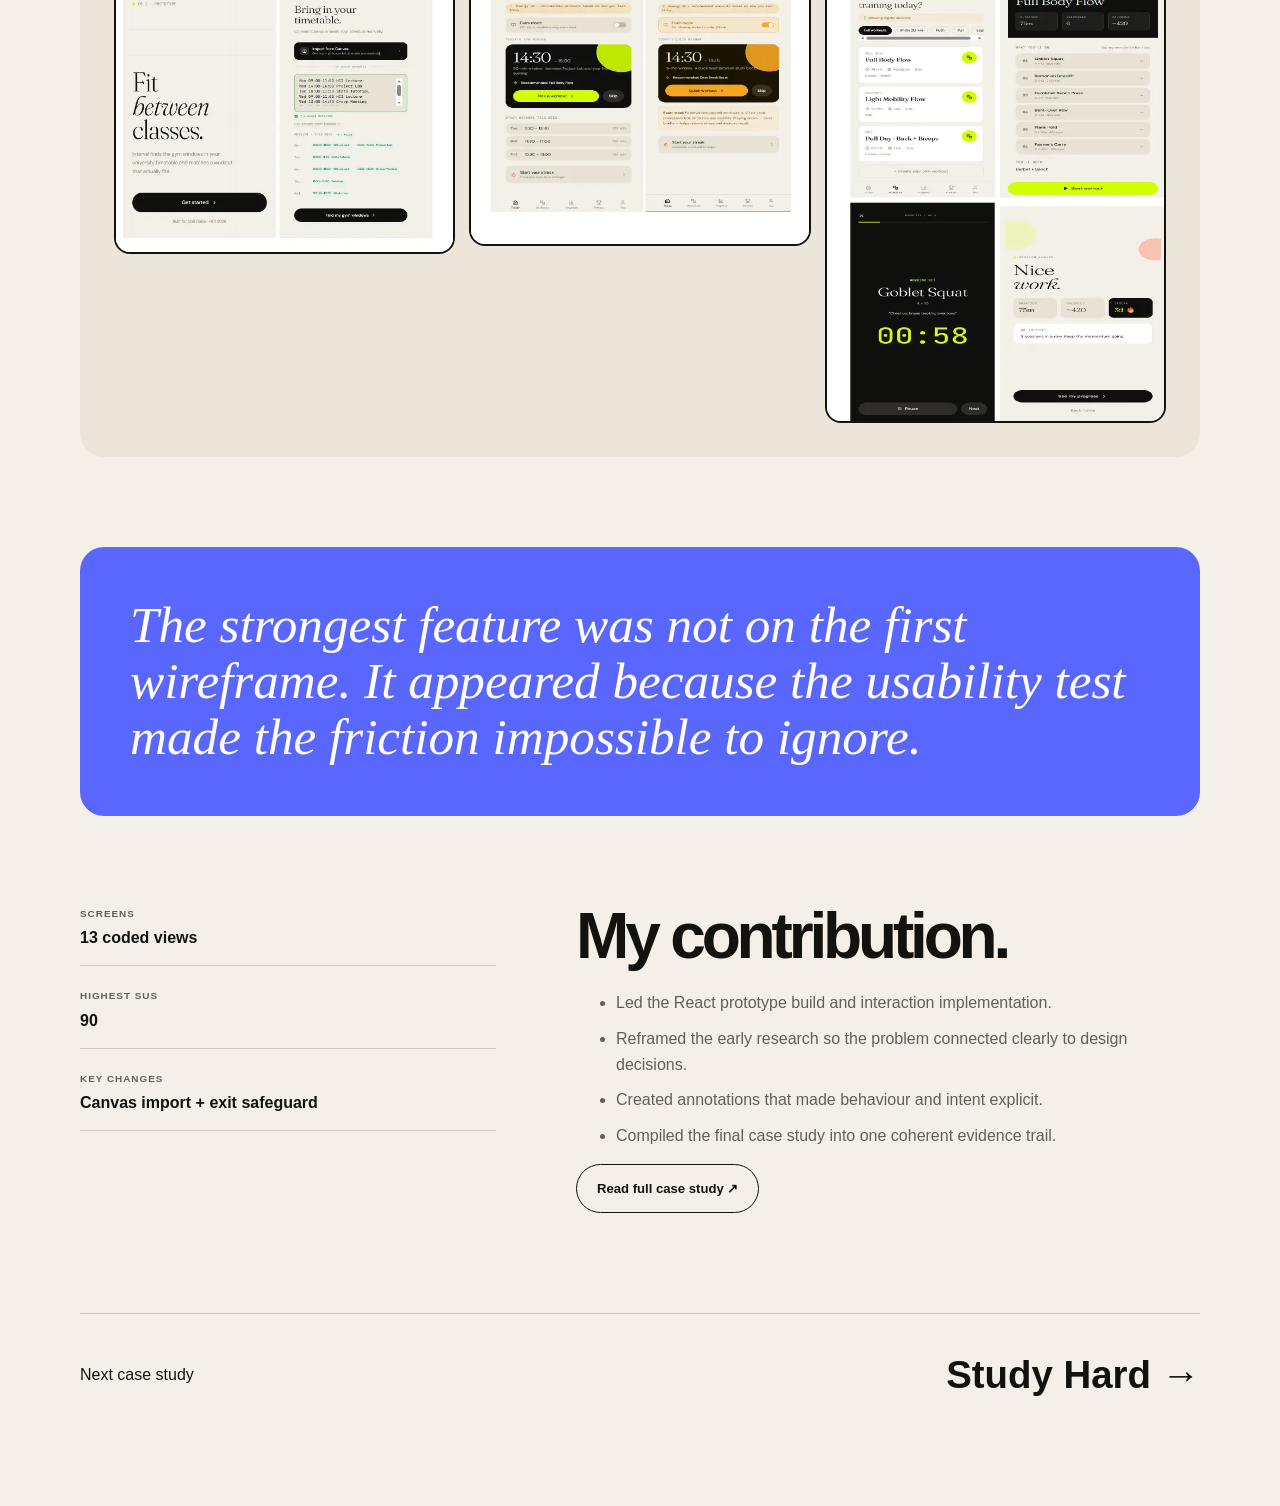
<file: work/interval/index.html>
<!doctype html>
<html lang="en" data-theme="light"><head><meta charset="utf-8" /><meta name="viewport" content="width=device-width,initial-scale=1" /><meta name="theme-color" content="#ff7048" /><meta name="description" content="Interval HCI case study by Mazen Salama: a tested workout-planning prototype for university students." /><title>Interval — Mazen Salama</title><link rel="stylesheet" href="../../styles.css" /></head>
<body class="case-page"><nav class="case-nav"><a href="../../">← Mazen Salama</a><a href="../../#work">All projects</a></nav>
<header class="case-hero orange"><small>02 / HCI TEAM PROJECT / PROTOTYPE LEAD</small><h1>Interval</h1><p>A timetable-aware fitness prototype built from interviews, coded in React and changed by usability evidence.</p></header>
<main class="case-content">
  <section class="case-intro-grid"><aside class="case-meta"><div><small>MY ROLE</small><strong>Prototype lead, discovery rewrite and final case-study compilation</strong></div><div><small>STACK</small><strong>React 18, Vite, Tailwind CSS</strong></div><div><small>RESEARCH</small><strong>4 interviews + 4 usability tests</strong></div><a class="button primary" href="https://intervalhciproject.netlify.app/" target="_blank" rel="noreferrer">Open live prototype ↗</a></aside><article class="case-story"><h2>Fitness had to fit the timetable—not fight it.</h2><p>Students did not need another generic workout library. Interviews pointed to a planning problem: finding realistic windows around lectures, commutes and exam pressure. Interval turns those constraints into an actionable weekly plan.</p><h3>From research to flow</h3><p>The coded prototype covers onboarding, timetable setup, exam mode, workout discovery, active sessions and progress. I led implementation of the 13-screen experience, rewrote the discovery narrative and produced detailed design annotations.</p><h3>Evidence changed the design</h3><p>Testing found friction in timetable entry and a risky accidental-exit path during workouts. The final concept introduced Canvas timetable import and a clear exit confirmation rather than defending the original flow.</p></article></section>
  <div class="case-gallery"><img src="../../assets/interval-setup.webp" alt="Interval onboarding and timetable setup" /><img src="../../assets/interval-home.webp" alt="Interval home and exam mode" /><img src="../../assets/interval-workout.webp" alt="Interval workout selection and live session" /></div>
  <blockquote class="case-quote">The strongest feature was not on the first wireframe. It appeared because the usability test made the friction impossible to ignore.</blockquote>
  <section class="case-intro-grid"><aside class="case-meta"><div><small>SCREENS</small><strong>13 coded views</strong></div><div><small>HIGHEST SUS</small><strong>90</strong></div><div><small>KEY CHANGES</small><strong>Canvas import + exit safeguard</strong></div></aside><article class="case-story"><h2>My contribution.</h2><ul><li>Led the React prototype build and interaction implementation.</li><li>Reframed the early research so the problem connected clearly to design decisions.</li><li>Created annotations that made behaviour and intent explicit.</li><li>Compiled the final case study into one coherent evidence trail.</li></ul><a class="button secondary" href="../../assets/interval-case-study.pdf" target="_blank" rel="noreferrer">Read full case study ↗</a></article></section>
  <div class="next-case"><span>Next case study</span><a href="../study-hard/"><strong>Study Hard →</strong></a></div>
</main></body></html>
</file>
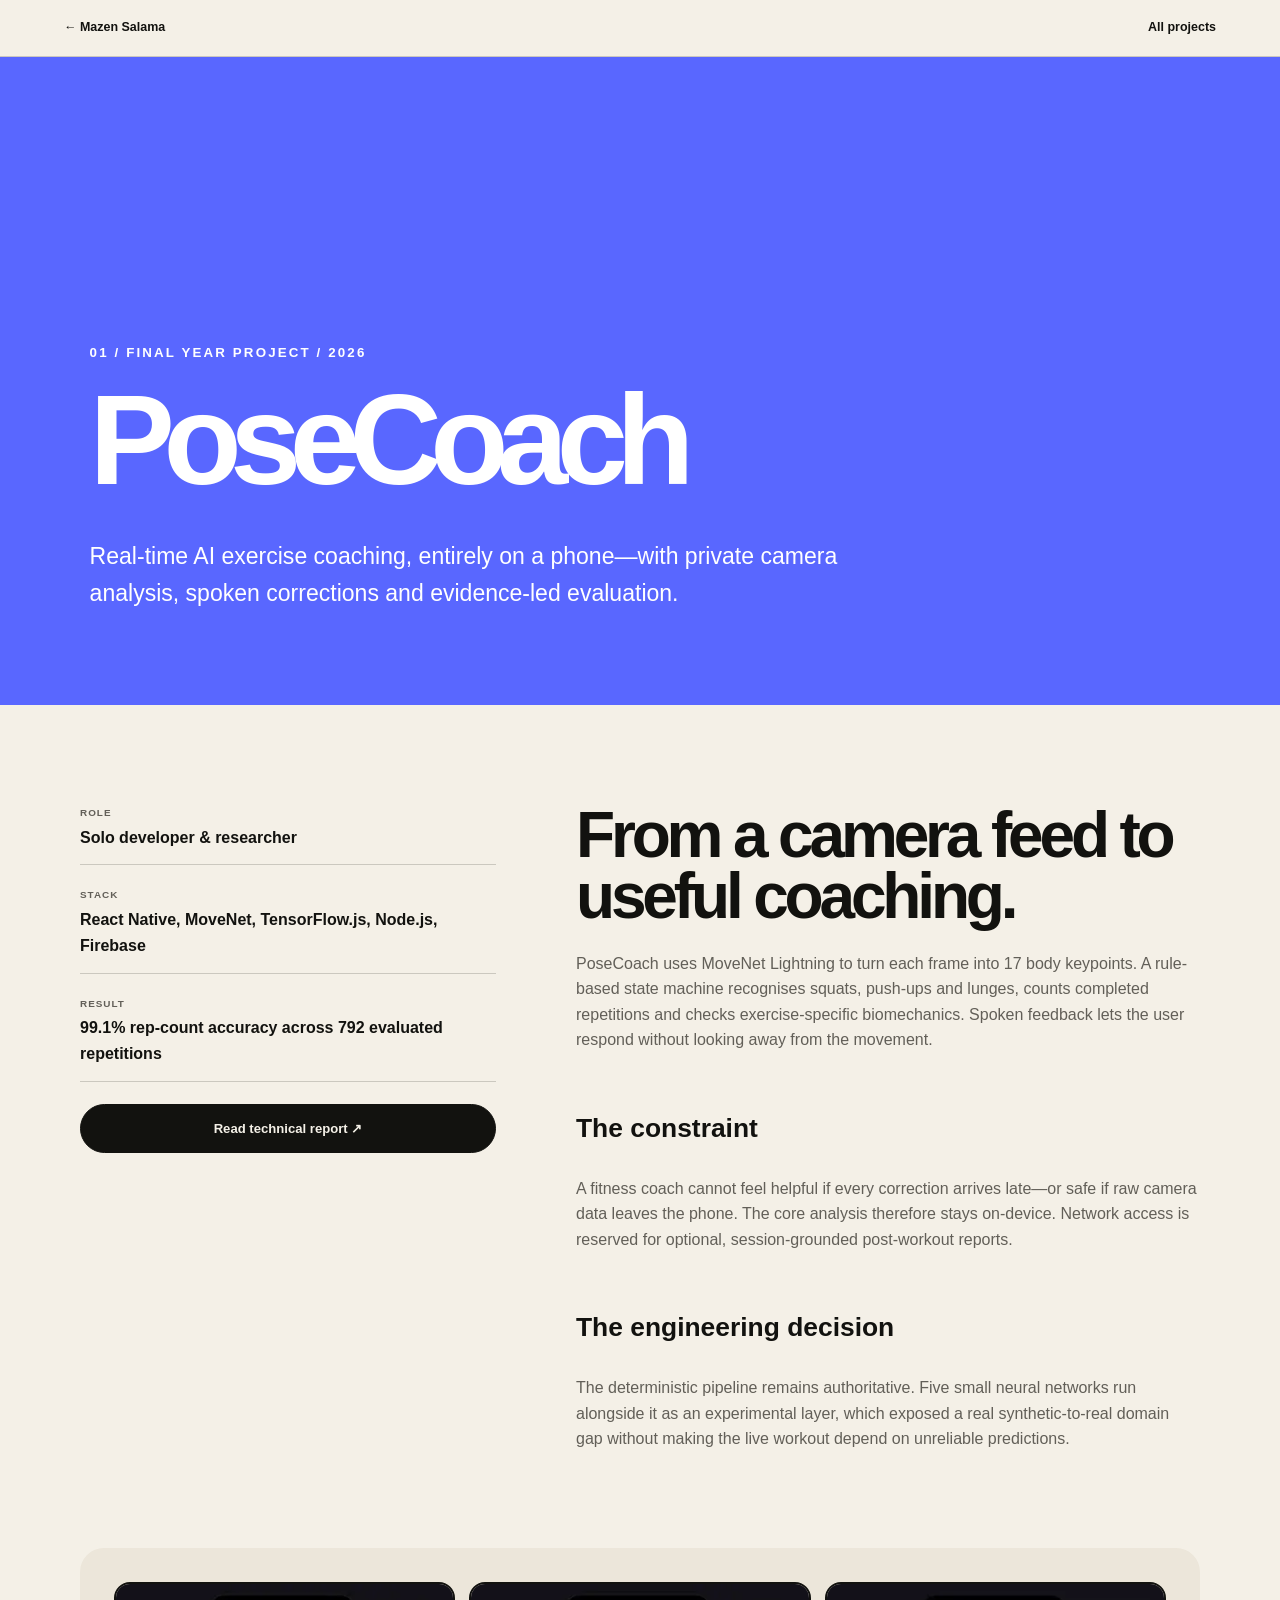
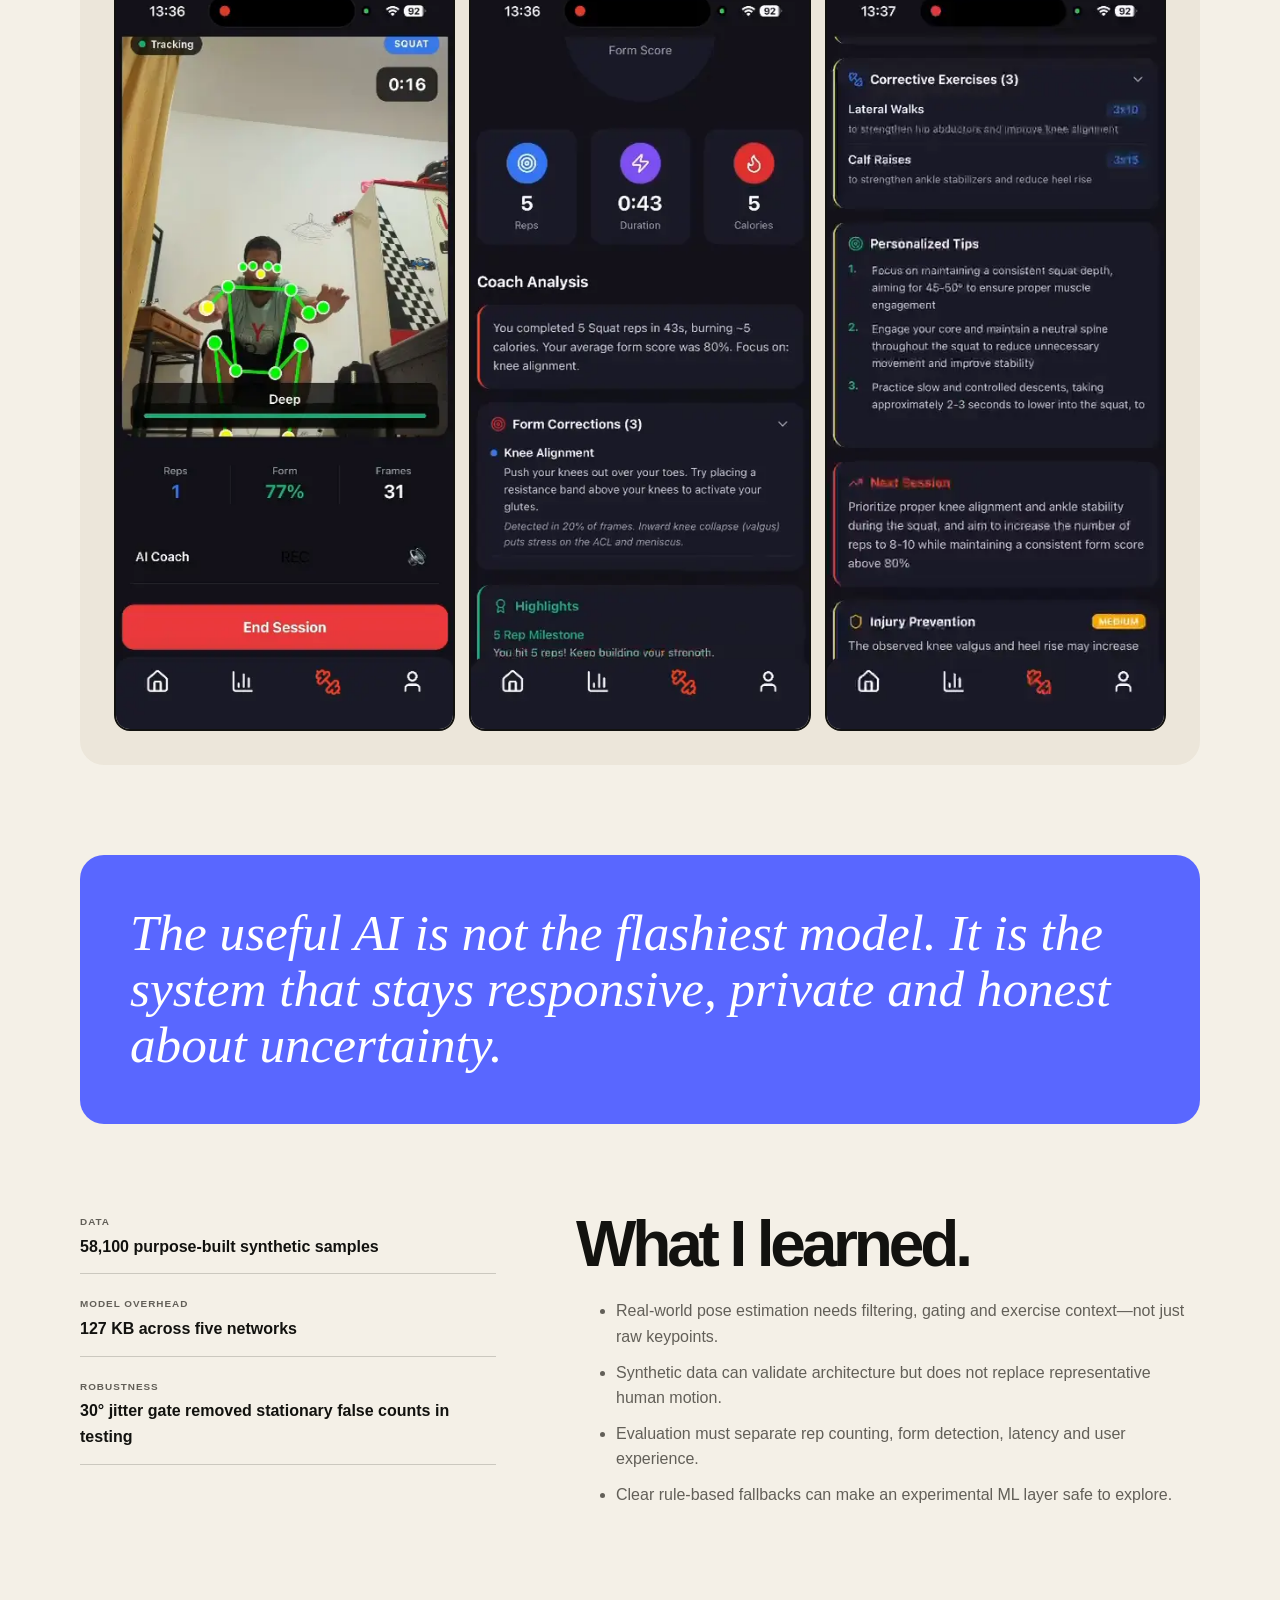
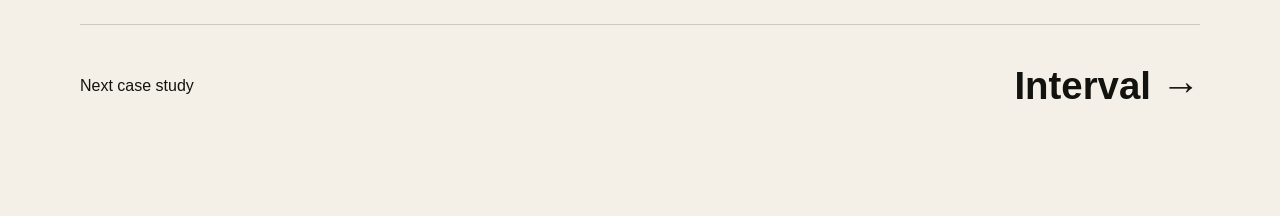
<file: work/posecoach/index.html>
<!doctype html>
<html lang="en" data-theme="light"><head><meta charset="utf-8" /><meta name="viewport" content="width=device-width,initial-scale=1" /><meta name="theme-color" content="#5967ff" /><meta name="description" content="PoseCoach case study by Mazen Salama: on-device exercise recognition and real-time feedback." /><title>PoseCoach — Mazen Salama</title><link rel="stylesheet" href="../../styles.css" /></head>
<body class="case-page"><nav class="case-nav"><a href="../../">← Mazen Salama</a><a href="../../#work">All projects</a></nav>
<header class="case-hero"><small>01 / FINAL YEAR PROJECT / 2026</small><h1>PoseCoach</h1><p>Real-time AI exercise coaching, entirely on a phone—with private camera analysis, spoken corrections and evidence-led evaluation.</p></header>
<main class="case-content">
  <section class="case-intro-grid"><aside class="case-meta"><div><small>ROLE</small><strong>Solo developer &amp; researcher</strong></div><div><small>STACK</small><strong>React Native, MoveNet, TensorFlow.js, Node.js, Firebase</strong></div><div><small>RESULT</small><strong>99.1% rep-count accuracy across 792 evaluated repetitions</strong></div><a class="button primary" href="../../assets/posecoach-report.pdf" target="_blank" rel="noreferrer">Read technical report ↗</a></aside>
  <article class="case-story"><h2>From a camera feed to useful coaching.</h2><p>PoseCoach uses MoveNet Lightning to turn each frame into 17 body keypoints. A rule-based state machine recognises squats, push-ups and lunges, counts completed repetitions and checks exercise-specific biomechanics. Spoken feedback lets the user respond without looking away from the movement.</p><h3>The constraint</h3><p>A fitness coach cannot feel helpful if every correction arrives late—or safe if raw camera data leaves the phone. The core analysis therefore stays on-device. Network access is reserved for optional, session-grounded post-workout reports.</p><h3>The engineering decision</h3><p>The deterministic pipeline remains authoritative. Five small neural networks run alongside it as an experimental layer, which exposed a real synthetic-to-real domain gap without making the live workout depend on unreliable predictions.</p></article></section>
  <div class="case-gallery"><img src="../../assets/posecoach-live.webp" alt="Live squat tracking with skeleton overlay" /><img src="../../assets/posecoach-feedback.webp" alt="Exercise feedback and corrections" /><img src="../../assets/posecoach-ai-report.webp" alt="Personalised AI report" /></div>
  <blockquote class="case-quote">The useful AI is not the flashiest model. It is the system that stays responsive, private and honest about uncertainty.</blockquote>
  <section class="case-intro-grid"><aside class="case-meta"><div><small>DATA</small><strong>58,100 purpose-built synthetic samples</strong></div><div><small>MODEL OVERHEAD</small><strong>127 KB across five networks</strong></div><div><small>ROBUSTNESS</small><strong>30° jitter gate removed stationary false counts in testing</strong></div></aside><article class="case-story"><h2>What I learned.</h2><ul><li>Real-world pose estimation needs filtering, gating and exercise context—not just raw keypoints.</li><li>Synthetic data can validate architecture but does not replace representative human motion.</li><li>Evaluation must separate rep counting, form detection, latency and user experience.</li><li>Clear rule-based fallbacks can make an experimental ML layer safe to explore.</li></ul></article></section>
  <div class="next-case"><span>Next case study</span><a href="../interval/"><strong>Interval →</strong></a></div>
</main></body></html>
</file>
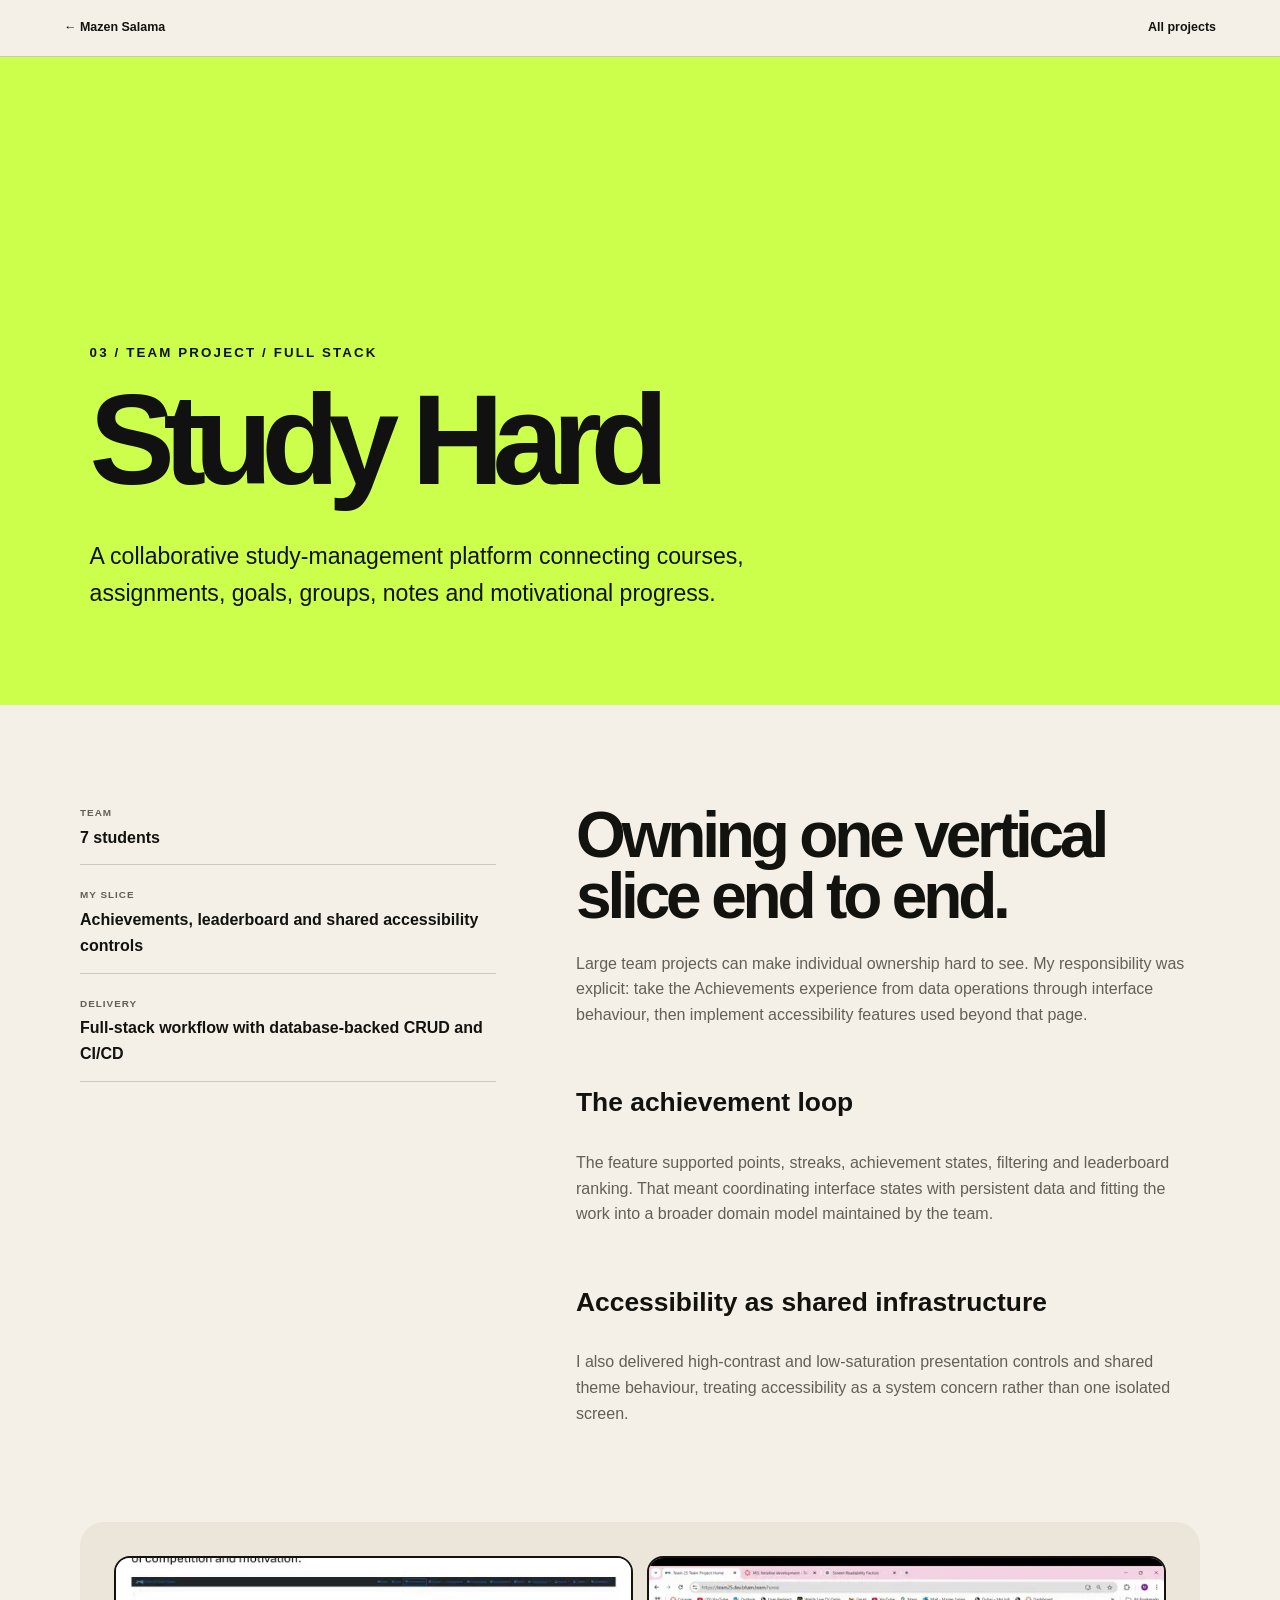
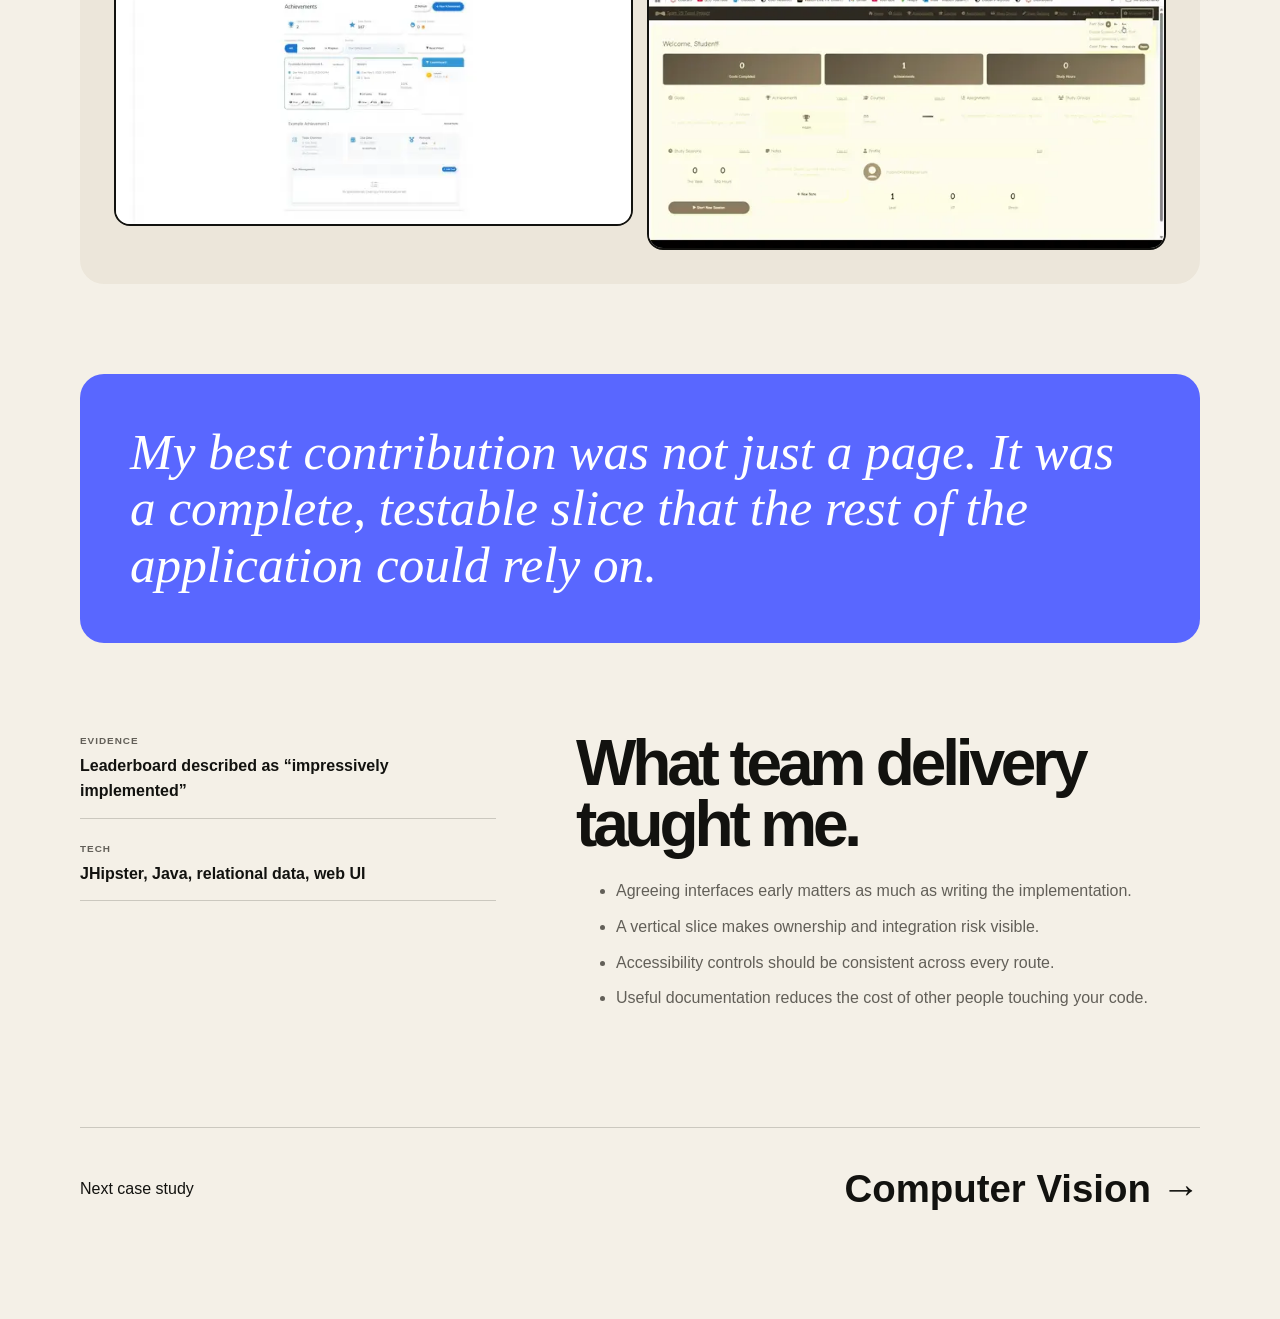
<file: work/study-hard/index.html>
<!doctype html>
<html lang="en" data-theme="light"><head><meta charset="utf-8" /><meta name="viewport" content="width=device-width,initial-scale=1" /><meta name="theme-color" content="#cbff4b" /><meta name="description" content="Study Hard full-stack team project case study by Mazen Salama." /><title>Study Hard — Mazen Salama</title><link rel="stylesheet" href="../../styles.css" /></head>
<body class="case-page"><nav class="case-nav"><a href="../../">← Mazen Salama</a><a href="../../#work">All projects</a></nav>
<header class="case-hero green"><small>03 / TEAM PROJECT / FULL STACK</small><h1>Study Hard</h1><p>A collaborative study-management platform connecting courses, assignments, goals, groups, notes and motivational progress.</p></header>
<main class="case-content">
  <section class="case-intro-grid"><aside class="case-meta"><div><small>TEAM</small><strong>7 students</strong></div><div><small>MY SLICE</small><strong>Achievements, leaderboard and shared accessibility controls</strong></div><div><small>DELIVERY</small><strong>Full-stack workflow with database-backed CRUD and CI/CD</strong></div></aside><article class="case-story"><h2>Owning one vertical slice end to end.</h2><p>Large team projects can make individual ownership hard to see. My responsibility was explicit: take the Achievements experience from data operations through interface behaviour, then implement accessibility features used beyond that page.</p><h3>The achievement loop</h3><p>The feature supported points, streaks, achievement states, filtering and leaderboard ranking. That meant coordinating interface states with persistent data and fitting the work into a broader domain model maintained by the team.</p><h3>Accessibility as shared infrastructure</h3><p>I also delivered high-contrast and low-saturation presentation controls and shared theme behaviour, treating accessibility as a system concern rather than one isolated screen.</p></article></section>
  <div class="case-gallery two"><img src="../../assets/studyhard-achievements.webp" alt="Study Hard achievements and leaderboard" /><img src="../../assets/studyhard-theme.webp" alt="Study Hard accessibility theme" /></div>
  <blockquote class="case-quote">My best contribution was not just a page. It was a complete, testable slice that the rest of the application could rely on.</blockquote>
  <section class="case-intro-grid"><aside class="case-meta"><div><small>EVIDENCE</small><strong>Leaderboard described as “impressively implemented”</strong></div><div><small>TECH</small><strong>JHipster, Java, relational data, web UI</strong></div></aside><article class="case-story"><h2>What team delivery taught me.</h2><ul><li>Agreeing interfaces early matters as much as writing the implementation.</li><li>A vertical slice makes ownership and integration risk visible.</li><li>Accessibility controls should be consistent across every route.</li><li>Useful documentation reduces the cost of other people touching your code.</li></ul></article></section>
  <div class="next-case"><span>Next case study</span><a href="../computer-vision/"><strong>Computer Vision →</strong></a></div>
</main></body></html>
</file>
<file: styles.css>
:root {
  --paper: #f4f0e7;
  --paper-2: #ece6da;
  --ink: #12120f;
  --muted: #625f58;
  --line: rgba(18, 18, 15, 0.18);
  --blue: #5967ff;
  --blue-dark: #3440d8;
  --acid: #cbff4b;
  --orange: #ff7048;
  --white: #fffdf8;
  --card: #fffaf1;
  --shadow: 0 22px 70px rgba(32, 27, 17, 0.12);
  --radius: 22px;
  --max: 1440px;
  --sans: Inter, ui-sans-serif, -apple-system, BlinkMacSystemFont, "Segoe UI", sans-serif;
  --serif: Georgia, "Times New Roman", serif;
}

[data-theme="dark"] {
  --paper: #11120f;
  --paper-2: #191a16;
  --ink: #f7f2e8;
  --muted: #b7b2a8;
  --line: rgba(247, 242, 232, 0.18);
  --white: #171814;
  --card: #1c1d18;
  --blue: #8790ff;
  --blue-dark: #b0b6ff;
  --shadow: 0 22px 70px rgba(0, 0, 0, 0.35);
}

* { box-sizing: border-box; }
html { scroll-behavior: smooth; }
body {
  margin: 0;
  overflow-x: hidden;
  background: var(--paper);
  color: var(--ink);
  font-family: var(--sans);
  font-size: 16px;
  line-height: 1.6;
  text-rendering: optimizeLegibility;
  transition: background 0.3s ease, color 0.3s ease;
}
button, a { -webkit-tap-highlight-color: transparent; }
button { font: inherit; color: inherit; }
a { color: inherit; text-decoration: none; }
img, video { display: block; max-width: 100%; }
button:focus-visible, a:focus-visible { outline: 3px solid var(--orange); outline-offset: 4px; }
::selection { color: #111; background: var(--acid); }

.skip-link {
  position: fixed; z-index: 1000; top: 12px; left: 12px; padding: 10px 16px;
  transform: translateY(-160%); background: var(--ink); color: var(--paper); border-radius: 100px;
}
.skip-link:focus { transform: translateY(0); }
.page-progress { position: fixed; z-index: 999; top: 0; left: 0; width: 100%; height: 3px; pointer-events: none; }
.page-progress span { display: block; width: 0; height: 100%; background: linear-gradient(90deg, var(--orange), var(--blue)); }
.section-pad { width: min(100%, var(--max)); margin: 0 auto; padding: 120px clamp(24px, 5vw, 76px); }

.nav-shell {
  position: sticky; z-index: 90; top: 0; display: grid; grid-template-columns: 1fr auto 1fr; align-items: center;
  width: 100%; min-height: 70px; padding: 14px clamp(20px, 4vw, 64px); border-bottom: 1px solid var(--line);
  background: color-mix(in srgb, var(--paper) 87%, transparent); backdrop-filter: blur(18px); transition: transform 0.3s ease, background 0.3s ease;
}
.nav-shell.is-hidden { transform: translateY(-110%); }
.wordmark { display: inline-flex; align-items: center; gap: 7px; width: fit-content; font-size: 1.04rem; font-weight: 900; letter-spacing: -0.04em; }
.wordmark b { display: grid; place-items: center; width: 24px; height: 24px; border-radius: 50%; color: #111; background: var(--acid); font-size: 0.72rem; transition: rotate 0.25s ease; }
.wordmark:hover b { rotate: 45deg; }
.nav-links { display: flex; gap: 30px; }
.nav-links a { position: relative; color: var(--muted); font-size: 0.82rem; font-weight: 700; }
.nav-links a::after { position: absolute; right: 0; bottom: -6px; left: 0; height: 2px; content: ""; transform: scaleX(0); background: var(--ink); transform-origin: right; transition: transform 0.25s ease; }
.nav-links a:hover::after { transform: scaleX(1); transform-origin: left; }
.nav-actions { justify-self: end; display: flex; align-items: center; gap: 8px; }
.mode-button, .icon-button, .menu-button { border: 1px solid var(--line); background: transparent; cursor: pointer; }
.mode-button { padding: 9px 14px; border-radius: 100px; font-size: 0.72rem; font-weight: 800; text-transform: uppercase; letter-spacing: 0.04em; }
.mode-button[aria-pressed="true"] { border-color: var(--blue); color: white; background: var(--blue); }
.icon-button { width: 38px; height: 38px; border-radius: 50%; font-size: 1.05rem; }
.menu-button { display: none; padding: 8px 12px; border-radius: 100px; }
.mobile-menu { display: none; }

.hero { position: relative; min-height: calc(100svh - 70px); padding-top: clamp(70px, 9vh, 120px); padding-bottom: 66px; }
.hero::before { position: absolute; top: 3%; left: 47%; width: 26vw; height: 26vw; content: ""; border: 1px solid var(--line); border-radius: 50%; opacity: 0.7; pointer-events: none; }
.hero-grid { display: grid; grid-template-columns: minmax(0, 1.14fr) minmax(360px, 0.86fr); gap: clamp(56px, 7vw, 120px); align-items: center; }
.hello { display: flex; align-items: center; gap: 8px; margin: 0 0 28px; font-size: 0.84rem; font-weight: 800; letter-spacing: 0.05em; text-transform: uppercase; }
.hello span { color: var(--blue); }
.hero-name { margin: 0 0 5px; color: var(--blue); font-size: 0.76rem; font-weight: 900; letter-spacing: 0.24em; }
.hero h1, .section-head h2, .about h2, .contact h2 {
  margin: 0; font-size: clamp(4rem, 7.25vw, 7.7rem); line-height: 0.88; letter-spacing: -0.078em; font-weight: 900;
}
h1 em, h2 em { color: var(--blue); font-family: var(--serif); font-weight: 400; }
.hero-intro { max-width: 680px; margin: 34px 0; color: var(--muted); font-size: clamp(1.06rem, 1.45vw, 1.32rem); line-height: 1.58; }
.button-row { display: flex; flex-wrap: wrap; gap: 10px; align-items: center; }
.button { display: inline-flex; align-items: center; justify-content: center; gap: 22px; min-height: 49px; padding: 12px 20px; border: 1px solid var(--ink); border-radius: 100px; font-size: 0.82rem; font-weight: 850; cursor: pointer; transition: translate 0.2s ease, box-shadow 0.2s ease, background 0.2s ease; }
.button:hover { translate: 0 -3px; box-shadow: 0 10px 28px rgba(20, 20, 16, 0.14); }
.button.primary { color: var(--paper); background: var(--ink); }
.button.primary span { font-size: 1rem; }
.button.secondary { background: transparent; }
.social-row { display: flex; gap: 20px; align-items: center; margin-top: 28px; color: var(--muted); font-size: 0.76rem; font-weight: 700; }
.social-row a, .social-row button { padding: 0; border: 0; border-bottom: 1px solid currentColor; background: none; cursor: pointer; }
.social-row span { margin-left: auto; }

.portrait-zone { position: relative; width: min(100%, 510px); justify-self: end; perspective: 1200px; }
.portrait-card { position: relative; overflow: hidden; padding: 14px; border: 1px solid var(--ink); border-radius: 30px; background: var(--card); box-shadow: var(--shadow); transform-style: preserve-3d; transition: transform 0.18s ease-out; }
.portrait-card::before { position: absolute; z-index: 2; inset: 0; content: ""; border-radius: inherit; background: linear-gradient(125deg, rgba(255,255,255,0.25), transparent 24%, transparent 72%, rgba(255,255,255,0.12)); pointer-events: none; }
.portrait-topline, .portrait-caption { display: flex; justify-content: space-between; align-items: center; gap: 20px; padding: 4px 4px 14px; font-size: 0.68rem; font-weight: 900; letter-spacing: 0.12em; }
.live-pill { display: flex; align-items: center; gap: 7px; padding: 6px 9px; border-radius: 100px; color: #111; background: var(--acid); letter-spacing: 0.05em; }
.live-pill i { width: 6px; height: 6px; border-radius: 50%; background: #111; animation: pulse 1.5s infinite; }
.portrait-placeholder { position: relative; overflow: hidden; display: grid; place-items: center; aspect-ratio: 4 / 4.8; border-radius: 20px; color: white; background: radial-gradient(circle at 70% 16%, #96a0ff 0 7%, transparent 8%), radial-gradient(circle at 28% 76%, var(--acid) 0 9%, transparent 10%), linear-gradient(145deg, #2836d9, #6571ff 46%, #ff7653 120%); }
.portrait-placeholder::before { position: absolute; inset: 6%; content: ""; border: 1px solid rgba(255,255,255,0.4); border-radius: 50% 50% 20% 20% / 40% 40% 28% 28%; opacity: 0.55; }
.portrait-character { position: absolute; z-index: 1; inset: 0; animation: characterFloat 5s ease-in-out infinite; }
.portrait-image { position: absolute; right: 50%; bottom: -1%; width: auto; max-width: none; height: 98%; transform: translateX(50%); filter: drop-shadow(0 18px 20px rgba(19, 23, 74, 0.28)); }
.portrait-blink { opacity: 0; animation: characterBlink 6.4s steps(1, end) infinite; }
.portrait-halo { position: absolute; width: 64%; aspect-ratio: 1; border: 1px solid rgba(255,255,255,0.5); border-radius: 50%; animation: orbit 13s linear infinite; }
.portrait-halo::before, .portrait-halo::after { position: absolute; width: 12px; height: 12px; content: ""; border-radius: 50%; background: var(--acid); box-shadow: 0 0 0 8px rgba(203,255,75,0.13); }
.portrait-halo::before { top: 8%; right: 9%; }.portrait-halo::after { bottom: 13%; left: 4%; background: var(--orange); }
.portrait-monogram { position: relative; z-index: 1; font-size: clamp(6rem, 12vw, 10rem); line-height: 1; font-weight: 950; letter-spacing: -0.1em; text-shadow: 0 14px 50px rgba(14, 18, 79, 0.35); }
.portrait-placeholder p { position: absolute; right: 20px; bottom: 12px; left: 20px; z-index: 2; margin: 0; padding-top: 8px; border-top: 1px solid rgba(255,255,255,0.4); font-size: 0.68rem; font-weight: 800; letter-spacing: 0.09em; text-transform: uppercase; }
.portrait-scan { position: absolute; z-index: 3; top: 0; right: 0; left: 0; height: 2px; background: rgba(255,255,255,0.8); box-shadow: 0 0 20px 3px rgba(255,255,255,0.5); animation: scan 4s ease-in-out infinite; }
.portrait-caption { padding: 15px 4px 3px; letter-spacing: 0; }
.portrait-caption div { display: grid; }.portrait-caption strong { font-size: 1rem; letter-spacing: -0.03em; }.portrait-caption span { color: var(--muted); font-size: 0.62rem; letter-spacing: 0.08em; }
.portrait-code { font-family: ui-monospace, monospace; }
.float-chip { position: absolute; z-index: 6; padding: 10px 15px; border: 1px solid #111; border-radius: 100px; color: #111; background: var(--acid); box-shadow: 6px 7px 0 #111; font-size: 0.72rem; font-weight: 900; text-transform: uppercase; animation: float 4s ease-in-out infinite; }
.chip-one { top: 17%; left: -42px; rotate: -8deg; }.chip-two { right: -30px; bottom: 25%; rotate: 7deg; animation-delay: -1.4s; background: #fff; }.chip-three { right: 14%; bottom: -18px; rotate: -3deg; animation-delay: -2.7s; background: var(--orange); }
.hero-scroll { display: flex; align-items: center; gap: 16px; position: absolute; bottom: 28px; left: clamp(24px, 5vw, 76px); color: var(--muted); font-size: 0.62rem; font-weight: 850; letter-spacing: 0.16em; }
.hero-scroll i { position: relative; display: block; width: 76px; height: 1px; background: var(--line); }
.hero-scroll i::after { position: absolute; top: -2px; width: 5px; height: 5px; content: ""; border-radius: 50%; background: var(--blue); animation: travel 2.6s ease-in-out infinite; }

.marquee { overflow: hidden; border-block: 1px solid var(--ink); background: var(--acid); color: #111; }
.marquee div { display: flex; align-items: center; gap: 30px; width: max-content; padding: 12px 0; animation: marquee 30s linear infinite; }
.marquee span { font-size: 0.79rem; font-weight: 950; letter-spacing: 0.08em; }.marquee b { color: var(--blue-dark); }

.section-label { display: flex; align-items: center; gap: 12px; margin-bottom: 60px; color: var(--muted); font-size: 0.72rem; font-weight: 900; letter-spacing: 0.12em; text-transform: uppercase; }
.section-label span { display: grid; place-items: center; width: 32px; height: 32px; border: 1px solid var(--line); border-radius: 50%; color: var(--ink); }
.about { border-bottom: 1px solid var(--line); }
.about-grid { display: grid; grid-template-columns: minmax(0, 1.28fr) minmax(310px, 0.72fr); gap: 68px 100px; align-items: center; }
.about h2, .section-head h2, .contact h2 { font-size: clamp(3.2rem, 5.8vw, 6.4rem); }
.about-copy p { max-width: 780px; color: var(--muted); }
.about-copy .about-lead { color: var(--ink); font-size: clamp(1.2rem, 1.8vw, 1.62rem); line-height: 1.45; }
.quick-links { display: flex; gap: 24px; margin-top: 30px; font-size: 0.82rem; font-weight: 850; }.quick-links a { border-bottom: 1px solid currentColor; }
.id-wrap { justify-self: center; width: min(100%, 360px); perspective: 1100px; }
.id-card { position: relative; width: 100%; aspect-ratio: 1.58; padding: 0; border: 0; background: transparent; transform-style: preserve-3d; cursor: pointer; transition: transform 0.75s cubic-bezier(.2,.7,.2,1); }
.id-card.flipped { transform: rotateY(180deg); }
.id-face { position: absolute; inset: 0; display: grid; overflow: hidden; padding: 20px; border: 1px solid #111; border-radius: 20px; backface-visibility: hidden; box-shadow: 11px 13px 0 #111; }
.id-front { color: #10110f; background: var(--acid); }
.id-back { align-content: start; gap: 8px; transform: rotateY(180deg); color: white; background: var(--blue); }
.id-ribbon { font-size: 0.58rem; font-weight: 900; letter-spacing: 0.15em; }
.id-mark { place-self: center; font-size: 5.5rem; line-height: 0.7; font-weight: 950; letter-spacing: -0.12em; }
.id-front strong { position: absolute; top: 50%; left: -28px; rotate: -90deg; font-size: 0.56rem; letter-spacing: 0.1em; }
.id-role { align-self: end; font-size: 0.82rem; font-weight: 900; line-height: 1.2; }
.id-barcode { position: absolute; right: 20px; bottom: 20px; font-family: ui-monospace, monospace; font-size: 0.7rem; writing-mode: vertical-rl; }
.id-list { display: flex; justify-content: space-between; gap: 14px; padding-bottom: 5px; border-bottom: 1px solid rgba(255,255,255,0.3); font-size: 0.69rem; }.id-list b { text-transform: uppercase; }.id-list i { font-style: normal; }
.id-sign { justify-self: end; margin-top: 5px; font-family: var(--serif); font-size: 1.55rem; font-style: italic; }
.microcopy { margin: 18px 0 0; color: var(--muted); font-size: 0.7rem; text-align: center; }
.manifesto { grid-column: 1 / -1; margin: 0; padding: 48px 0 0; border-top: 1px solid var(--line); font-family: var(--serif); font-size: clamp(2rem, 4.4vw, 4.8rem); font-style: italic; line-height: 1.05; text-align: center; }
.manifesto span { color: var(--orange); font-size: 1.4em; }

.toolbox { background: var(--paper-2); }
.section-head { display: grid; grid-template-columns: 1.25fr 0.75fr; gap: 80px; align-items: end; margin-bottom: 62px; }
.section-head > div:last-child, .section-head > p { max-width: 520px; justify-self: end; margin: 0; color: var(--muted); }
.skill-filters { display: flex; flex-wrap: wrap; gap: 7px; margin-top: 24px; }
.skill-filters button { padding: 8px 12px; border: 1px solid var(--line); border-radius: 100px; background: transparent; font-size: 0.68rem; font-weight: 850; cursor: pointer; }
.skill-filters button.active { border-color: var(--ink); color: var(--paper); background: var(--ink); }
.skill-board { display: grid; grid-template-columns: repeat(8, 1fr); gap: 8px; }
.skill-tile { position: relative; display: grid; grid-template-rows: auto 1fr auto; min-width: 0; aspect-ratio: 0.84; padding: 11px; border: 1px solid var(--line); border-radius: 13px; background: var(--card); text-align: left; cursor: pointer; transition: transform 0.2s ease, opacity 0.25s ease, background 0.2s ease, border-color 0.2s ease; }
.skill-tile:hover, .skill-tile.selected { z-index: 2; transform: translateY(-8px) rotate(-1deg); border-color: var(--ink); background: var(--acid); color: #111; box-shadow: 5px 6px 0 var(--ink); }
.skill-tile.filtered-out { opacity: 0.13; transform: scale(0.94); }
.skill-tile small { color: var(--muted); font-size: 0.56rem; }.skill-tile strong { place-self: center; font-size: clamp(1.55rem, 2.3vw, 2.4rem); letter-spacing: -0.08em; }.skill-tile span { overflow: hidden; font-size: 0.63rem; font-weight: 820; line-height: 1.1; text-overflow: ellipsis; }
.skill-tile.featured { color: white; background: var(--blue); }.skill-tile.featured small { color: rgba(255,255,255,0.72); }
.skill-readout { grid-column: 5 / 9; display: grid; align-content: center; min-height: 142px; padding: 24px; border: 1px solid #111; border-radius: 13px; color: #111; background: var(--orange); }
.skill-readout small { font-size: 0.56rem; font-weight: 900; letter-spacing: 0.12em; }.skill-readout strong { font-size: clamp(1.8rem, 3vw, 3.2rem); line-height: 1; letter-spacing: -0.06em; }.skill-readout p { margin: 8px 0 0; font-size: 0.82rem; }

.work { max-width: none; width: 100%; padding-inline: clamp(24px, 5vw, 76px); }
.work > * { width: min(100%, calc(var(--max) - clamp(48px, 10vw, 152px))); margin-right: auto; margin-left: auto; }
.project-list { border-top: 1px solid var(--ink); }
.project-panel { border-bottom: 1px solid var(--ink); }
.project-summary { display: grid; grid-template-columns: 55px 1.1fr 0.9fr 38px; gap: 22px; align-items: center; width: 100%; padding: 24px 4px; border: 0; background: none; text-align: left; cursor: pointer; }
.project-number { font-family: ui-monospace, monospace; font-size: 0.72rem; }.project-summary > span:nth-child(2) { display: grid; }.project-summary small { color: var(--muted); font-size: 0.62rem; font-weight: 800; letter-spacing: 0.08em; text-transform: uppercase; }.project-summary strong { font-size: clamp(1.55rem, 3vw, 3rem); line-height: 1.1; letter-spacing: -0.055em; }
.project-one-line { color: var(--muted); font-size: 0.84rem; }.project-plus { display: grid; place-items: center; width: 36px; height: 36px; border: 1px solid var(--ink); border-radius: 50%; font-size: 1.2rem; }
.project-summary:hover .project-plus { color: #111; background: var(--acid); }
.project-body { display: grid; grid-template-columns: 0.9fr 1.1fr; gap: clamp(42px, 7vw, 110px); padding: 26px 4px 78px; animation: revealBody 0.55s ease both; }
.project-lead { margin-top: 0; font-size: clamp(1.2rem, 1.65vw, 1.48rem); line-height: 1.45; }
.project-copy ul { margin: 26px 0; padding: 0; list-style: none; }.project-copy li { position: relative; padding: 8px 0 8px 22px; border-top: 1px solid var(--line); color: var(--muted); font-size: 0.85rem; }.project-copy li::before { position: absolute; top: 12px; left: 0; content: "↳"; color: var(--blue); font-weight: 900; }
.metric-strip { display: grid; grid-template-columns: repeat(3, 1fr); gap: 8px; margin: 28px 0; }.metric-strip span { display: grid; padding: 13px; border: 1px solid var(--line); border-radius: 13px; color: var(--muted); font-size: 0.62rem; line-height: 1.25; }.metric-strip b { color: var(--ink); font-size: 1.42rem; letter-spacing: -0.05em; }
.tag-list { display: flex; flex-wrap: wrap; gap: 6px; margin: 22px 0; }.tag-list span { padding: 6px 9px; border: 1px solid var(--line); border-radius: 100px; font-size: 0.61rem; font-weight: 800; }
.project-visual { position: relative; align-self: center; min-height: 390px; overflow: hidden; border-radius: 24px; background: var(--blue); transform-style: preserve-3d; transition: transform 0.18s ease-out; }
.phone-stack { display: grid; grid-template-columns: repeat(3, 1fr); gap: 13px; align-items: end; padding: 62px 28px 0; background: radial-gradient(circle at 80% 5%, var(--acid) 0 8%, transparent 8.5%), linear-gradient(140deg, #404fe8, #7580ff); }
.phone-stack img { width: 100%; border: 4px solid #111; border-bottom: 0; border-radius: 18px 18px 0 0; box-shadow: 0 14px 28px rgba(0,0,0,0.24); }.phone-stack img:nth-child(1) { transform: translateY(55px) rotate(-5deg); }.phone-stack img:nth-child(2) { transform: translateY(5px); }.phone-stack img:nth-child(3) { transform: translateY(65px) rotate(5deg); }
.visual-stamp { position: absolute; top: 18px; left: 19px; padding: 8px 10px; border: 1px solid #111; color: #111; background: var(--acid); font-size: 0.56rem; font-weight: 900; line-height: 1.2; rotate: -3deg; }
.interval-stack { display: grid; grid-template-columns: repeat(3, 1fr); gap: 13px; align-items: center; padding: 36px; background: linear-gradient(145deg, #ff764f, #ffa06f); }.interval-stack img { border: 4px solid #111; border-radius: 16px; box-shadow: 7px 9px 0 rgba(17,17,17,0.7); }.interval-stack img:nth-child(2) { transform: translateY(-24px); }.interval-stack img:nth-child(3) { transform: translateY(18px); }
.study-grid, .vision-grid { display: grid; grid-template-columns: 1fr 1fr; gap: 12px; padding: 34px; align-items: center; background: linear-gradient(150deg, #ceff4a, #94c828); }.study-grid img, .vision-grid img { border: 3px solid #111; border-radius: 14px; box-shadow: 7px 9px 0 rgba(17,17,17,0.8); }.study-grid img:last-child { transform: translateY(30px); }
.vision-grid { background: linear-gradient(145deg, #23252a, #55585f); }.vision-grid img { background: white; }.vision-grid img:last-child { transform: translateY(-24px); }
.more-work { padding-top: 90px; }.more-work h3 { margin: 0 0 24px; font-family: var(--serif); font-size: 2.4rem; font-style: italic; font-weight: 400; }
.mini-projects { display: grid; grid-template-columns: repeat(3, 1fr); gap: 12px; }.mini-projects article { padding: 26px; border: 1px solid var(--line); border-radius: 18px; background: var(--card); transition: translate 0.22s ease, box-shadow 0.22s ease; }.mini-projects article:hover { translate: 0 -6px; box-shadow: var(--shadow); }.mini-projects article > span { color: var(--blue); font-size: 0.62rem; font-weight: 900; letter-spacing: 0.08em; }.mini-projects h4 { margin: 26px 0 10px; font-size: 1.28rem; line-height: 1.1; }.mini-projects p { color: var(--muted); font-size: 0.8rem; }

.journey { border-top: 1px solid var(--line); background: var(--paper-2); }
.timeline { position: relative; margin: 0; padding: 0; list-style: none; }.timeline::before { position: absolute; top: 0; bottom: 0; left: calc(25% + 22px); width: 1px; content: ""; background: var(--line); }
.timeline li { display: grid; grid-template-columns: 25% 44px 1fr; gap: 0; min-height: 190px; padding: 24px 0 58px; }.timeline time { padding-right: 28px; color: var(--muted); font-family: ui-monospace, monospace; font-size: 0.72rem; text-align: right; }.timeline-dot { z-index: 1; justify-self: center; width: 13px; height: 13px; border: 3px solid var(--paper-2); border-radius: 50%; background: var(--blue); box-shadow: 0 0 0 1px var(--blue); }.timeline li > div { max-width: 750px; padding-left: 42px; }.timeline small { color: var(--blue); font-size: 0.62rem; font-weight: 900; letter-spacing: 0.09em; }.timeline h3 { margin: 8px 0; font-size: clamp(1.45rem, 2.4vw, 2.35rem); line-height: 1.12; letter-spacing: -0.05em; }.timeline strong { font-size: 0.8rem; }.timeline p { max-width: 680px; color: var(--muted); }.timeline a { border-bottom: 1px solid currentColor; font-size: 0.82rem; font-weight: 850; }.timeline .next-step > div { padding: 28px 36px; border-radius: 18px; color: white; background: var(--blue); }.timeline .next-step small, .timeline .next-step p { color: rgba(255,255,255,0.72); }

.degree-map { margin-top: 76px; padding-top: 32px; border-top: 1px solid var(--line); }
.degree-map-head { display: flex; justify-content: space-between; align-items: center; gap: 24px; margin-bottom: 24px; }
.degree-map-head span { font-size: 0.66rem; font-weight: 900; letter-spacing: 0.12em; }
.degree-map-head p { margin: 0; color: var(--muted); font-family: var(--serif); font-size: 1.4rem; font-style: italic; }
.year-grid { display: grid; grid-template-columns: repeat(3, 1fr); gap: 10px; }
.year-grid article { min-height: 350px; padding: 25px; border: 1px solid var(--line); border-radius: 18px; background: var(--card); transition: transform 0.22s ease; }
.year-grid article:hover { transform: translateY(-5px); }
.year-grid article:nth-child(2) { color: white; background: var(--blue); }
.year-grid article:nth-child(3) { color: #111; background: var(--acid); }
.year-grid article > span { font-size: 0.62rem; font-weight: 900; letter-spacing: 0.1em; }
.year-grid h3 { margin: 50px 0 22px; font-size: 1.5rem; letter-spacing: -0.04em; }
.year-grid ul { margin: 0; padding: 0; list-style: none; }
.year-grid li { padding: 6px 0; border-top: 1px solid currentColor; font-size: 0.74rem; opacity: 0.78; }

.wins { overflow: hidden; }
.win-track { display: grid; grid-auto-columns: minmax(280px, 1fr); grid-auto-flow: column; gap: 12px; overflow-x: auto; padding: 8px 0 24px; scroll-snap-type: x mandatory; scrollbar-color: var(--blue) var(--paper-2); }
.win-card { min-height: 330px; padding: 28px; border: 1px solid var(--ink); border-radius: 20px; background: var(--card); scroll-snap-align: start; transition: background 0.25s ease, color 0.25s ease, transform 0.25s ease; }.win-card:hover { transform: translateY(-6px); color: #111; background: var(--acid); }.win-card span { display: block; color: var(--blue); font-size: clamp(2.8rem, 5vw, 5.5rem); font-weight: 950; line-height: 0.95; letter-spacing: -0.08em; }.win-card h3 { margin-top: 100px; margin-bottom: 8px; font-size: 1.25rem; line-height: 1.1; }.win-card p { margin: 0; color: var(--muted); font-size: 0.78rem; }

.contact { position: relative; overflow: hidden; max-width: none; min-height: 76vh; display: grid; place-items: center; color: white; background: var(--blue); text-align: center; }
.contact-copy { position: relative; z-index: 2; }.contact-copy > p { font-size: 0.68rem; font-weight: 900; letter-spacing: 0.16em; }.contact h2 { margin-bottom: 46px; }.contact h2 em { color: var(--acid); }.contact-email { display: inline-flex; gap: 14px; align-items: center; padding-bottom: 7px; border-bottom: 2px solid currentColor; font-size: clamp(1rem, 2vw, 1.7rem); font-weight: 850; }.contact-links { display: flex; justify-content: center; gap: 24px; margin-top: 36px; }.contact-links a, .contact-links button { padding: 0; border: 0; border-bottom: 1px solid currentColor; color: rgba(255,255,255,0.8); background: none; font-size: 0.75rem; cursor: pointer; }
.contact-orbit { position: absolute; inset: 0; display: grid; place-items: center; pointer-events: none; }.contact-orbit::before, .contact-orbit::after { position: absolute; width: min(72vw, 900px); aspect-ratio: 1; content: ""; border: 1px solid rgba(255,255,255,0.2); border-radius: 50%; }.contact-orbit::after { width: min(48vw, 620px); }.contact-orbit span { position: absolute; width: 12px; height: 12px; border-radius: 50%; background: var(--acid); }.contact-orbit span:nth-child(1) { animation: orbitContact1 12s linear infinite; }.contact-orbit span:nth-child(2) { background: var(--orange); animation: orbitContact2 16s linear infinite; }.contact-orbit span:nth-child(3) { width: 7px; height: 7px; background: white; animation: orbitContact3 9s linear infinite; }
footer { display: flex; justify-content: space-between; gap: 20px; padding: 22px clamp(24px, 5vw, 76px); color: var(--muted); background: var(--paper); font-size: 0.68rem; }

.mascot { position: fixed; z-index: 80; right: 22px; bottom: 22px; display: grid; justify-items: center; gap: 4px; width: 66px; height: 76px; padding: 8px; border: 1px solid #111; border-radius: 18px; color: #111; background: var(--acid); box-shadow: 5px 6px 0 #111; cursor: pointer; transition: transform 0.2s ease; }.mascot:hover { transform: translateY(-5px) rotate(2deg); }.mascot-face { position: relative; display: flex; align-items: center; justify-content: center; gap: 12px; width: 48px; height: 42px; border-radius: 12px 12px 17px 17px; background: var(--blue); }.mascot-face i { width: 6px; height: 9px; border-radius: 100%; background: white; }.mascot-face b { position: absolute; bottom: 7px; width: 13px; height: 5px; border-bottom: 2px solid white; border-radius: 50%; }.mascot-label { font-size: 0.54rem; font-weight: 950; }
.fact-bubble { position: fixed; z-index: 79; right: 24px; bottom: 112px; max-width: 250px; padding: 14px 16px; border: 1px solid #111; border-radius: 16px 16px 4px 16px; color: #111; background: white; box-shadow: 5px 6px 0 #111; font-size: 0.72rem; font-weight: 750; }
.demo-dialog { width: min(92vw, 980px); padding: 0; border: 1px solid var(--ink); border-radius: 22px; color: var(--ink); background: var(--paper); box-shadow: 0 30px 100px rgba(0,0,0,0.45); }.demo-dialog::backdrop { background: rgba(10,10,8,0.72); backdrop-filter: blur(8px); }.dialog-top { display: flex; justify-content: space-between; align-items: center; padding: 16px 20px; border-bottom: 1px solid var(--line); }.dialog-top div { display: grid; }.dialog-top small { color: var(--muted); font-size: 0.58rem; letter-spacing: 0.12em; }.dialog-top button { width: 38px; height: 38px; border: 1px solid var(--line); border-radius: 50%; background: transparent; font-size: 1.5rem; cursor: pointer; }.demo-dialog video { width: 100%; max-height: 72vh; background: #000; }
.toast { position: fixed; z-index: 110; bottom: 28px; left: 50%; padding: 10px 16px; border-radius: 100px; color: var(--paper); background: var(--ink); font-size: 0.72rem; font-weight: 800; opacity: 0; transform: translate(-50%, 20px); pointer-events: none; transition: opacity 0.25s ease, transform 0.25s ease; }.toast.show { opacity: 1; transform: translate(-50%, 0); }

.reveal { opacity: 0; transform: translateY(26px); transition: opacity 0.7s ease, transform 0.7s cubic-bezier(.2,.7,.2,1); }.reveal.visible { opacity: 1; transform: translateY(0); }
body.recruiter-mode .about-copy > p:not(.about-lead), body.recruiter-mode .toolbox, body.recruiter-mode .project-copy ul, body.recruiter-mode .tag-list, body.recruiter-mode .mini-projects, body.recruiter-mode .timeline p, body.recruiter-mode .timeline li:nth-child(n+4):not(.next-step) { display: none; }
body.recruiter-mode .section-pad { padding-top: 74px; padding-bottom: 74px; } body.recruiter-mode .project-body { padding-bottom: 42px; } body.recruiter-mode .project-panel:not(.active) { display: none; }

.case-page { background: var(--paper); }.case-nav { position: sticky; z-index: 20; top: 0; display: flex; justify-content: space-between; padding: 18px clamp(22px, 5vw, 72px); border-bottom: 1px solid var(--line); background: color-mix(in srgb, var(--paper) 90%, transparent); backdrop-filter: blur(16px); }.case-nav a { font-size: 0.78rem; font-weight: 850; }
.case-hero { min-height: 72vh; display: grid; align-content: end; padding: 110px clamp(24px, 7vw, 110px) 70px; color: white; background: var(--blue); }.case-hero.orange { color: #111; background: var(--orange); }.case-hero.green { color: #111; background: var(--acid); }.case-hero.dark { background: #1d2025; }.case-hero small { font-weight: 900; letter-spacing: 0.16em; }.case-hero h1 { max-width: 980px; margin: 22px 0; font-size: clamp(4rem, 10vw, 9rem); line-height: 0.84; letter-spacing: -0.09em; }.case-hero p { max-width: 760px; font-size: clamp(1.1rem, 1.8vw, 1.5rem); }
.case-content { width: min(1120px, calc(100% - 44px)); margin: 0 auto; padding: 100px 0; }.case-intro-grid { display: grid; grid-template-columns: 0.8fr 1.2fr; gap: 80px; }.case-meta { display: grid; gap: 22px; align-content: start; }.case-meta div { display: grid; padding-bottom: 14px; border-bottom: 1px solid var(--line); }.case-meta small { color: var(--muted); font-size: 0.62rem; font-weight: 850; letter-spacing: 0.1em; }.case-meta strong { margin-top: 4px; }.case-story h2 { margin: 0 0 24px; font-size: clamp(2.5rem, 5vw, 5rem); line-height: 0.95; letter-spacing: -0.065em; }.case-story h3 { margin-top: 54px; font-size: 1.65rem; }.case-story p, .case-story li { color: var(--muted); }.case-story li { margin: 10px 0; }.case-gallery { display: grid; grid-template-columns: repeat(3, 1fr); gap: 14px; margin: 80px 0; padding: 34px; border-radius: 24px; background: var(--paper-2); }.case-gallery.two { grid-template-columns: 1fr 1fr; }.case-gallery img { width: 100%; border: 2px solid var(--ink); border-radius: 16px; }.case-quote { margin: 90px 0; padding: 50px; border-radius: 24px; color: white; background: var(--blue); font-family: var(--serif); font-size: clamp(2rem, 4vw, 4rem); font-style: italic; line-height: 1.1; }.next-case { display: flex; justify-content: space-between; align-items: center; gap: 30px; margin-top: 100px; padding-top: 30px; border-top: 1px solid var(--line); }.next-case strong { font-size: clamp(1.6rem, 3vw, 3rem); }

@keyframes pulse { 50% { opacity: 0.25; transform: scale(0.7); } }
@keyframes orbit { to { rotate: 360deg; } }
@keyframes scan { 0%, 100% { transform: translateY(20px); opacity: 0; } 15%, 85% { opacity: 0.6; } 50% { transform: translateY(420px); } }
@keyframes float { 50% { transform: translateY(-10px); } }
@keyframes characterFloat { 50% { transform: translateY(-7px) rotate(0.3deg); } }
@keyframes characterBlink { 0%, 43%, 46%, 75%, 78%, 100% { opacity: 0; } 44%, 45%, 76%, 77% { opacity: 1; } }
@keyframes travel { 0%, 100% { left: 0; } 50% { left: calc(100% - 5px); } }
@keyframes marquee { to { transform: translateX(-50%); } }
@keyframes revealBody { from { opacity: 0; transform: translateY(-12px); } }
@keyframes orbitContact1 { from { transform: rotate(0deg) translateX(min(36vw, 450px)) rotate(0deg); } to { transform: rotate(360deg) translateX(min(36vw, 450px)) rotate(-360deg); } }
@keyframes orbitContact2 { from { transform: rotate(150deg) translateX(min(24vw, 310px)) rotate(-150deg); } to { transform: rotate(510deg) translateX(min(24vw, 310px)) rotate(-510deg); } }
@keyframes orbitContact3 { from { transform: rotate(240deg) translateX(min(36vw, 450px)); } to { transform: rotate(600deg) translateX(min(36vw, 450px)); } }

@media (max-width: 1080px) {
  .nav-links { display: none; }.nav-shell { grid-template-columns: 1fr auto; }.menu-button { display: inline-block; }.mobile-menu { position: absolute; top: 69px; right: 16px; left: 16px; display: grid; overflow: hidden; max-height: 0; border-radius: 0 0 18px 18px; background: var(--paper); box-shadow: var(--shadow); transition: max-height 0.35s ease; }.mobile-menu.open { max-height: 340px; border: 1px solid var(--line); }.mobile-menu a { padding: 14px 18px; border-bottom: 1px solid var(--line); font-weight: 800; }
  .hero-grid { grid-template-columns: 1fr 0.8fr; gap: 44px; }.hero h1 { font-size: clamp(3.5rem, 7vw, 6.2rem); }.float-chip { font-size: 0.62rem; }.chip-one { left: -15px; }.chip-two { right: -13px; }
  .skill-board { grid-template-columns: repeat(4, 1fr); }.skill-readout { grid-column: 1 / 5; }
  .project-body { gap: 46px; }.project-visual { min-height: 330px; }
}

@media (max-width: 780px) {
  .section-pad { padding: 82px 22px; }.mode-button { display: none; }.nav-shell { padding-inline: 18px; }
  .hero { padding-top: 54px; }.hero::before { display: none; }.hero-grid { grid-template-columns: 1fr; }.hero h1 { font-size: clamp(3.5rem, 15.5vw, 6.5rem); }.portrait-zone { width: min(90%, 460px); justify-self: center; }.portrait-placeholder { aspect-ratio: 4 / 4.35; }.social-row span { display: none; }.hero-scroll { display: none; }
  .section-label { margin-bottom: 38px; }.section-head, .about-grid { grid-template-columns: 1fr; gap: 42px; }.section-head { margin-bottom: 42px; }.section-head > div:last-child, .section-head > p { justify-self: start; }.about h2, .section-head h2, .contact h2 { font-size: clamp(3rem, 13vw, 5rem); }.id-wrap { margin-top: 18px; }.manifesto { padding-top: 38px; text-align: left; }
  .skill-board { grid-template-columns: repeat(2, 1fr); }.skill-readout { grid-column: 1 / 3; }.skill-tile { aspect-ratio: 1; }
  .project-summary { grid-template-columns: 38px 1fr 38px; gap: 12px; }.project-one-line { display: none; }.project-body { grid-template-columns: 1fr; padding-bottom: 58px; }.project-copy { order: 2; }.project-visual { order: 1; min-height: 310px; }.mini-projects { grid-template-columns: 1fr; }
  .timeline::before { left: 12px; }.timeline li { grid-template-columns: 24px 1fr; padding-bottom: 48px; }.timeline time { grid-column: 2; padding: 0 0 8px 24px; text-align: left; }.timeline-dot { grid-column: 1; grid-row: 1 / span 2; margin-top: 5px; }.timeline li > div { grid-column: 2; padding-left: 24px; }.timeline .next-step > div { margin-left: 14px; padding: 24px; }
  .year-grid { grid-template-columns: 1fr; }.year-grid article { min-height: auto; }.degree-map-head { align-items: flex-start; flex-direction: column; }
  .contact { min-height: 72vh; }.contact-orbit::before { width: 100vw; }.contact-orbit::after { width: 70vw; }.contact-links { flex-wrap: wrap; }
  footer { flex-direction: column; }.mascot { right: 14px; bottom: 14px; transform: scale(0.9); transform-origin: bottom right; }.fact-bubble { right: 16px; bottom: 98px; }
  .case-hero { min-height: 64vh; }.case-intro-grid { grid-template-columns: 1fr; gap: 50px; }.case-gallery, .case-gallery.two { grid-template-columns: 1fr; }.case-quote { padding: 30px; }
}

@media (max-width: 480px) {
  .hero-copy .button { width: 100%; }.social-row { justify-content: space-between; }.portrait-zone { width: 100%; }.float-chip { padding: 8px 10px; }.chip-one { top: 12%; left: -4px; }.chip-two { right: -4px; }.chip-three { bottom: -11px; }
  .skill-filters { gap: 5px; }.skill-filters button { padding: 7px 9px; }.metric-strip { grid-template-columns: 1fr; }.phone-stack, .interval-stack { min-height: 270px; padding: 44px 14px 0; gap: 8px; }.interval-stack { padding: 28px 14px; }.project-summary strong { font-size: 1.42rem; }.project-plus { width: 32px; height: 32px; }.win-card { min-height: 290px; }.win-card h3 { margin-top: 74px; }.contact-email { font-size: 0.92rem; }
}

@media (prefers-reduced-motion: reduce) {
  *, *::before, *::after { scroll-behavior: auto !important; animation-duration: 0.001ms !important; animation-iteration-count: 1 !important; transition-duration: 0.001ms !important; }
  .reveal { opacity: 1; transform: none; }
}
</file>
